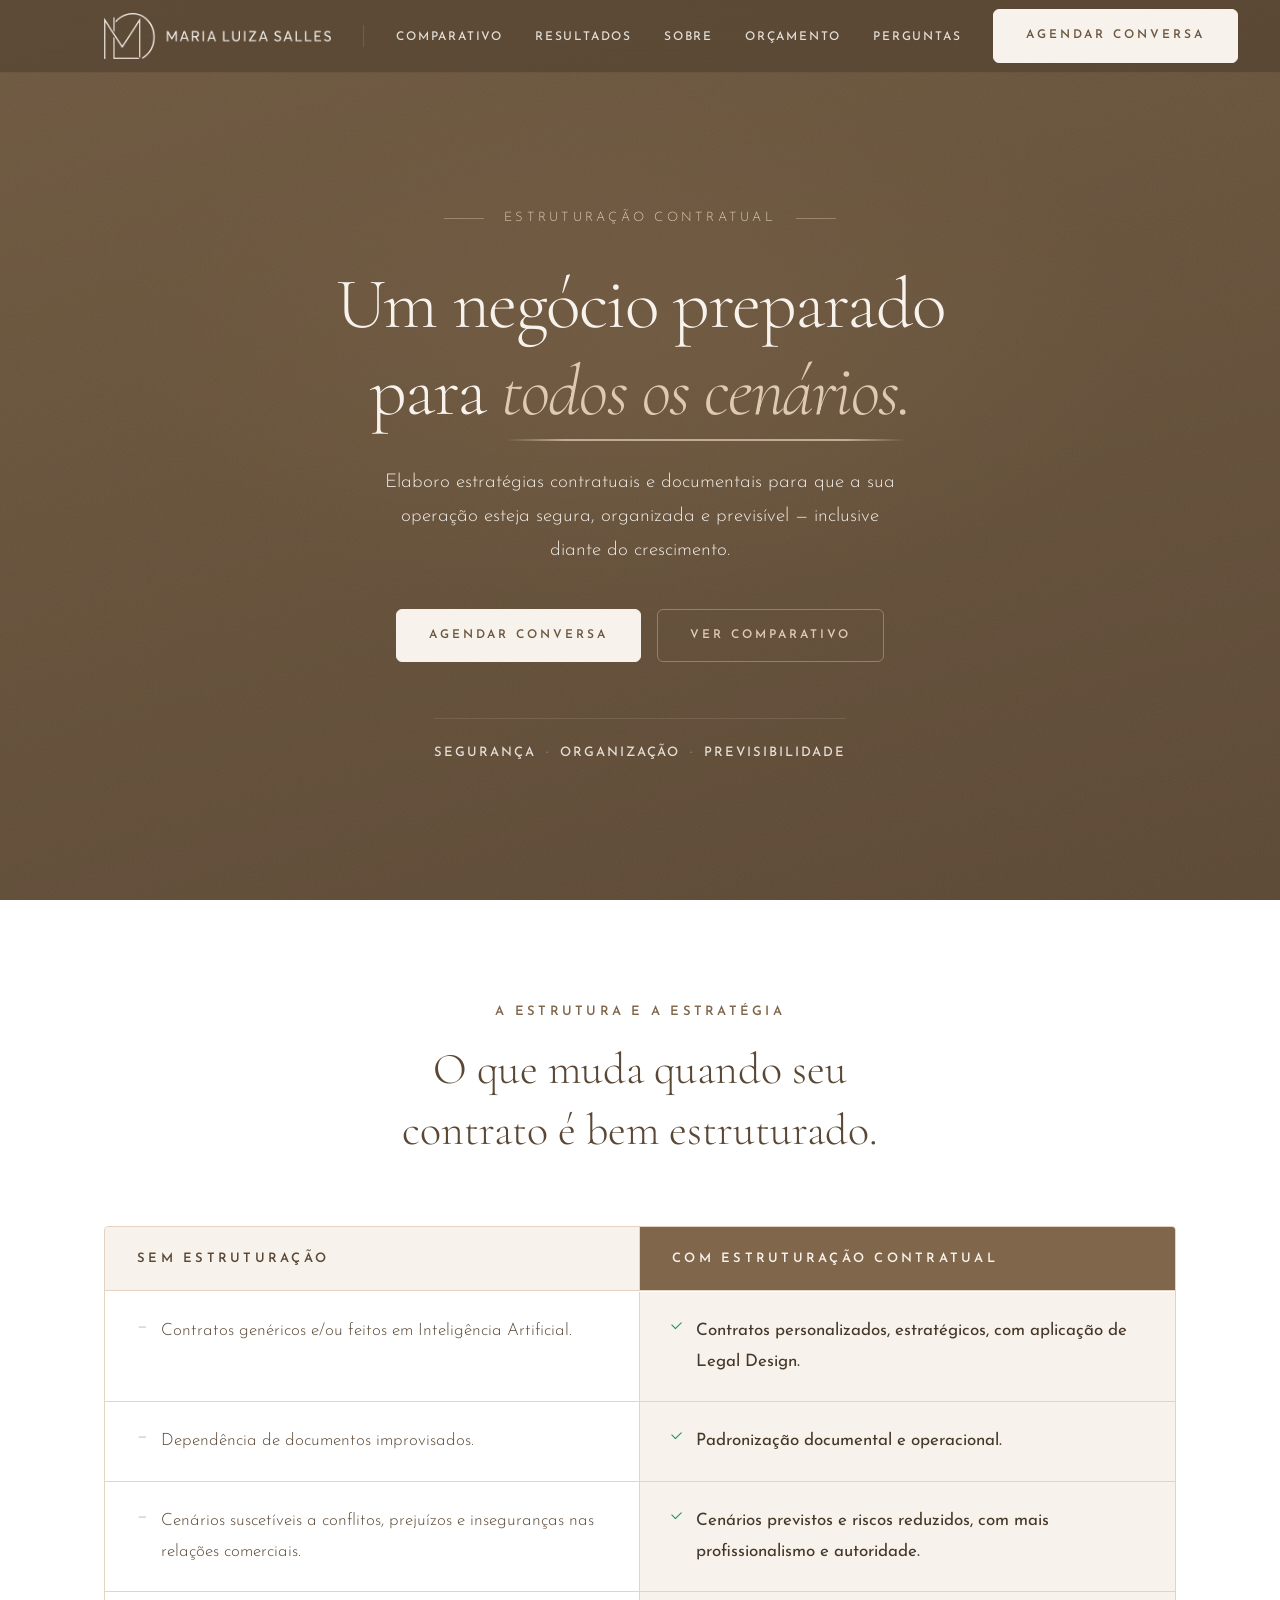
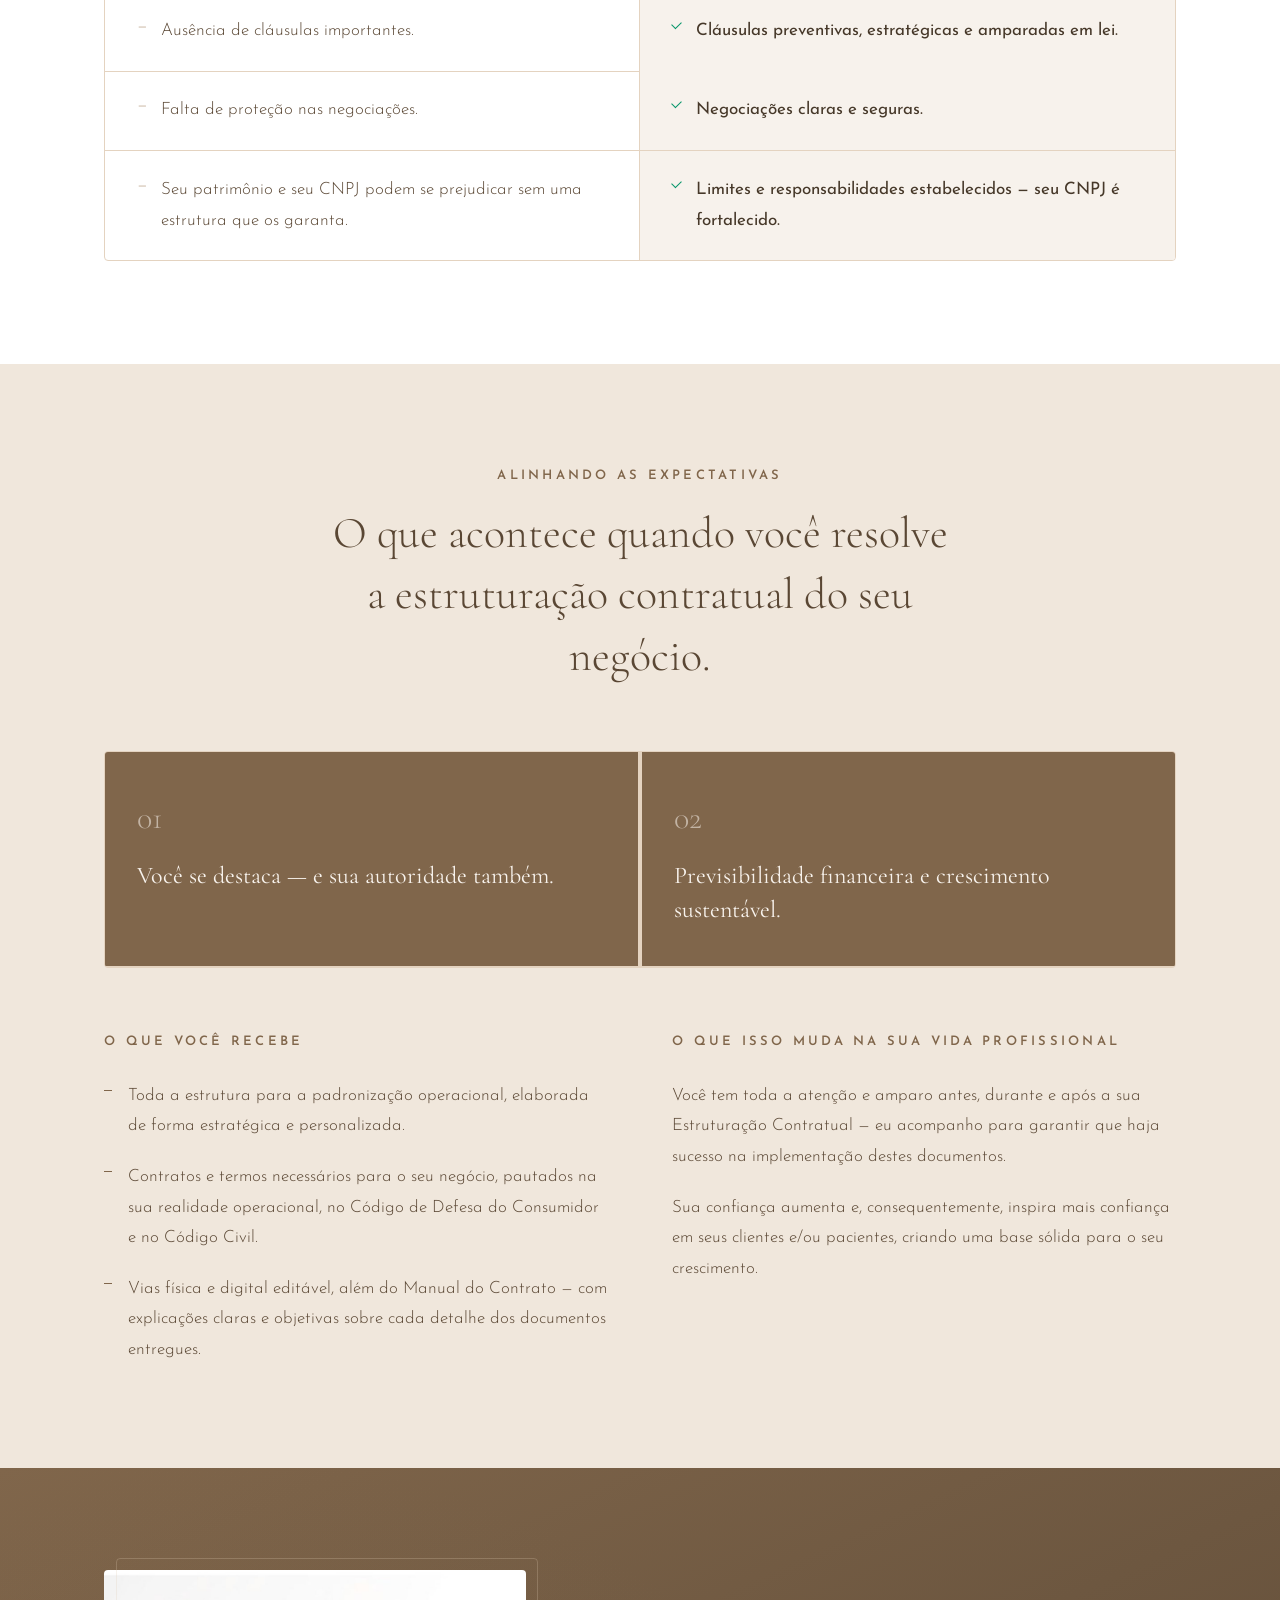
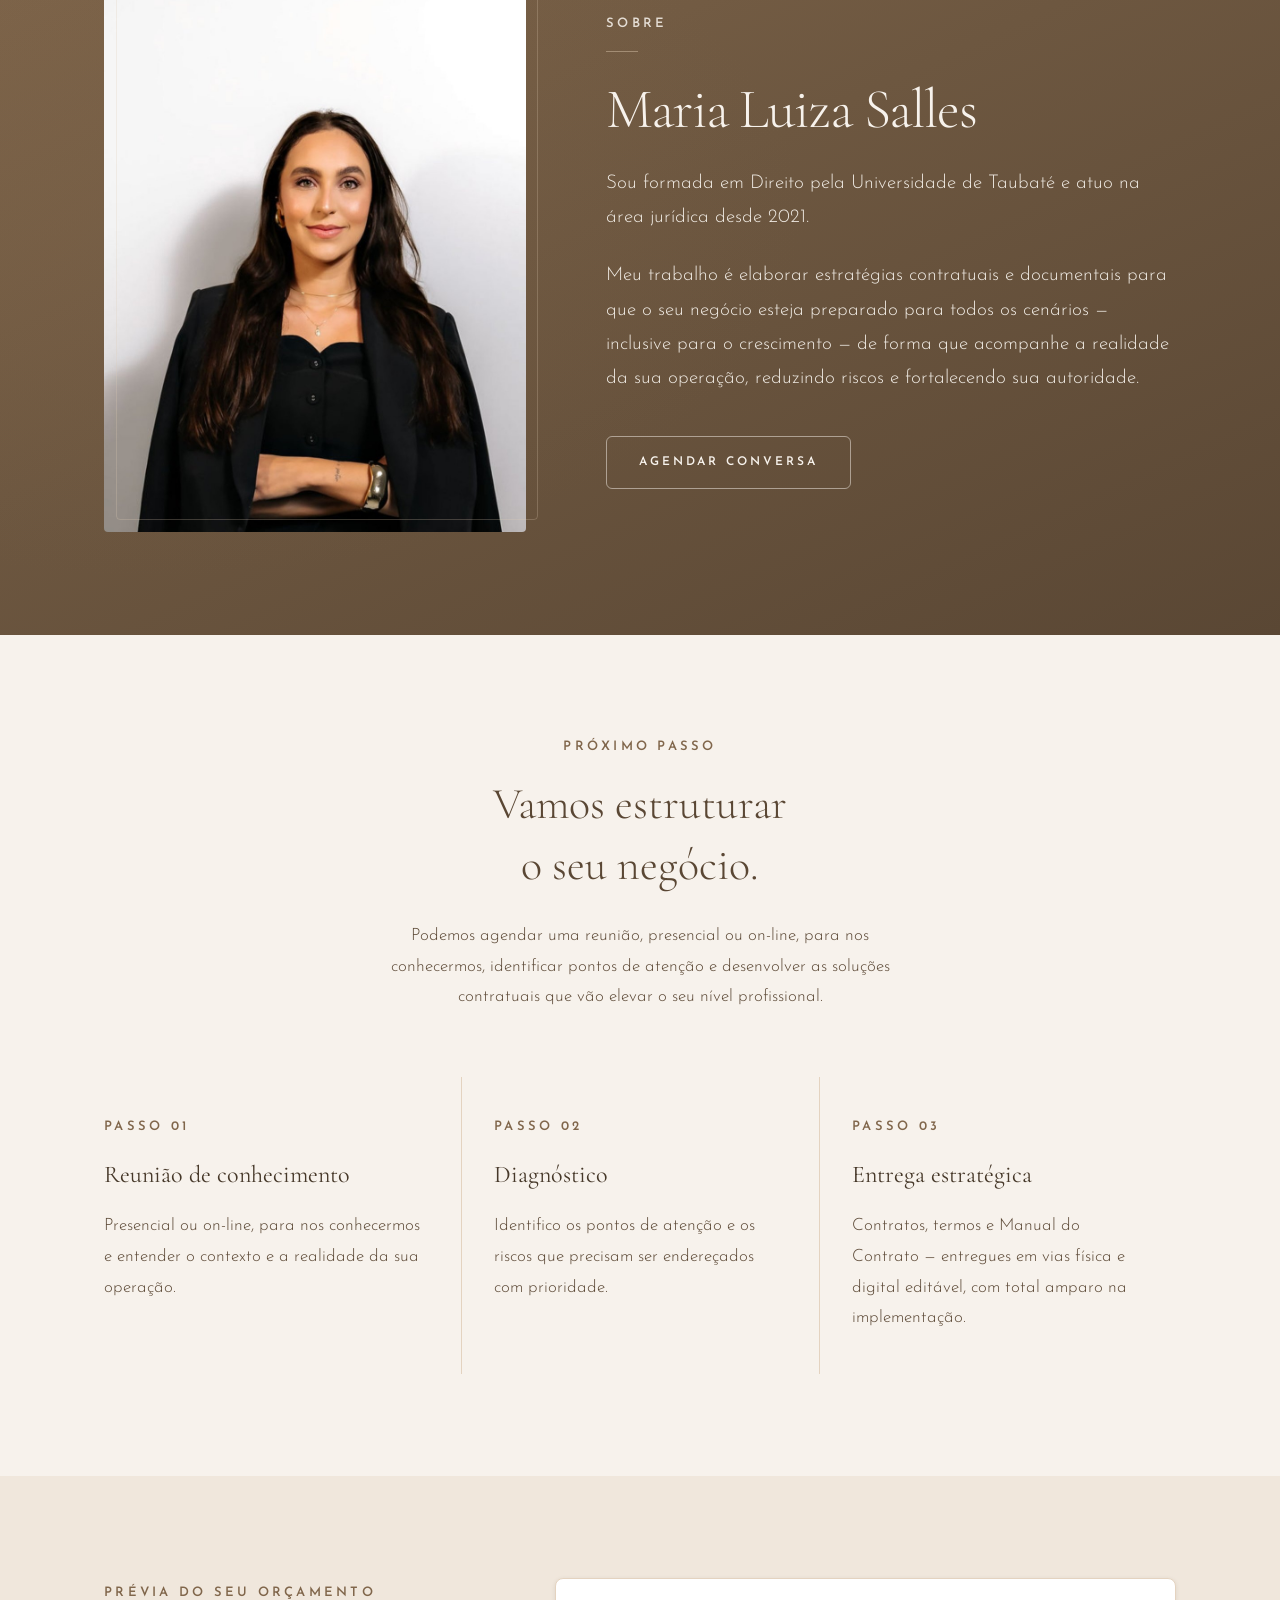
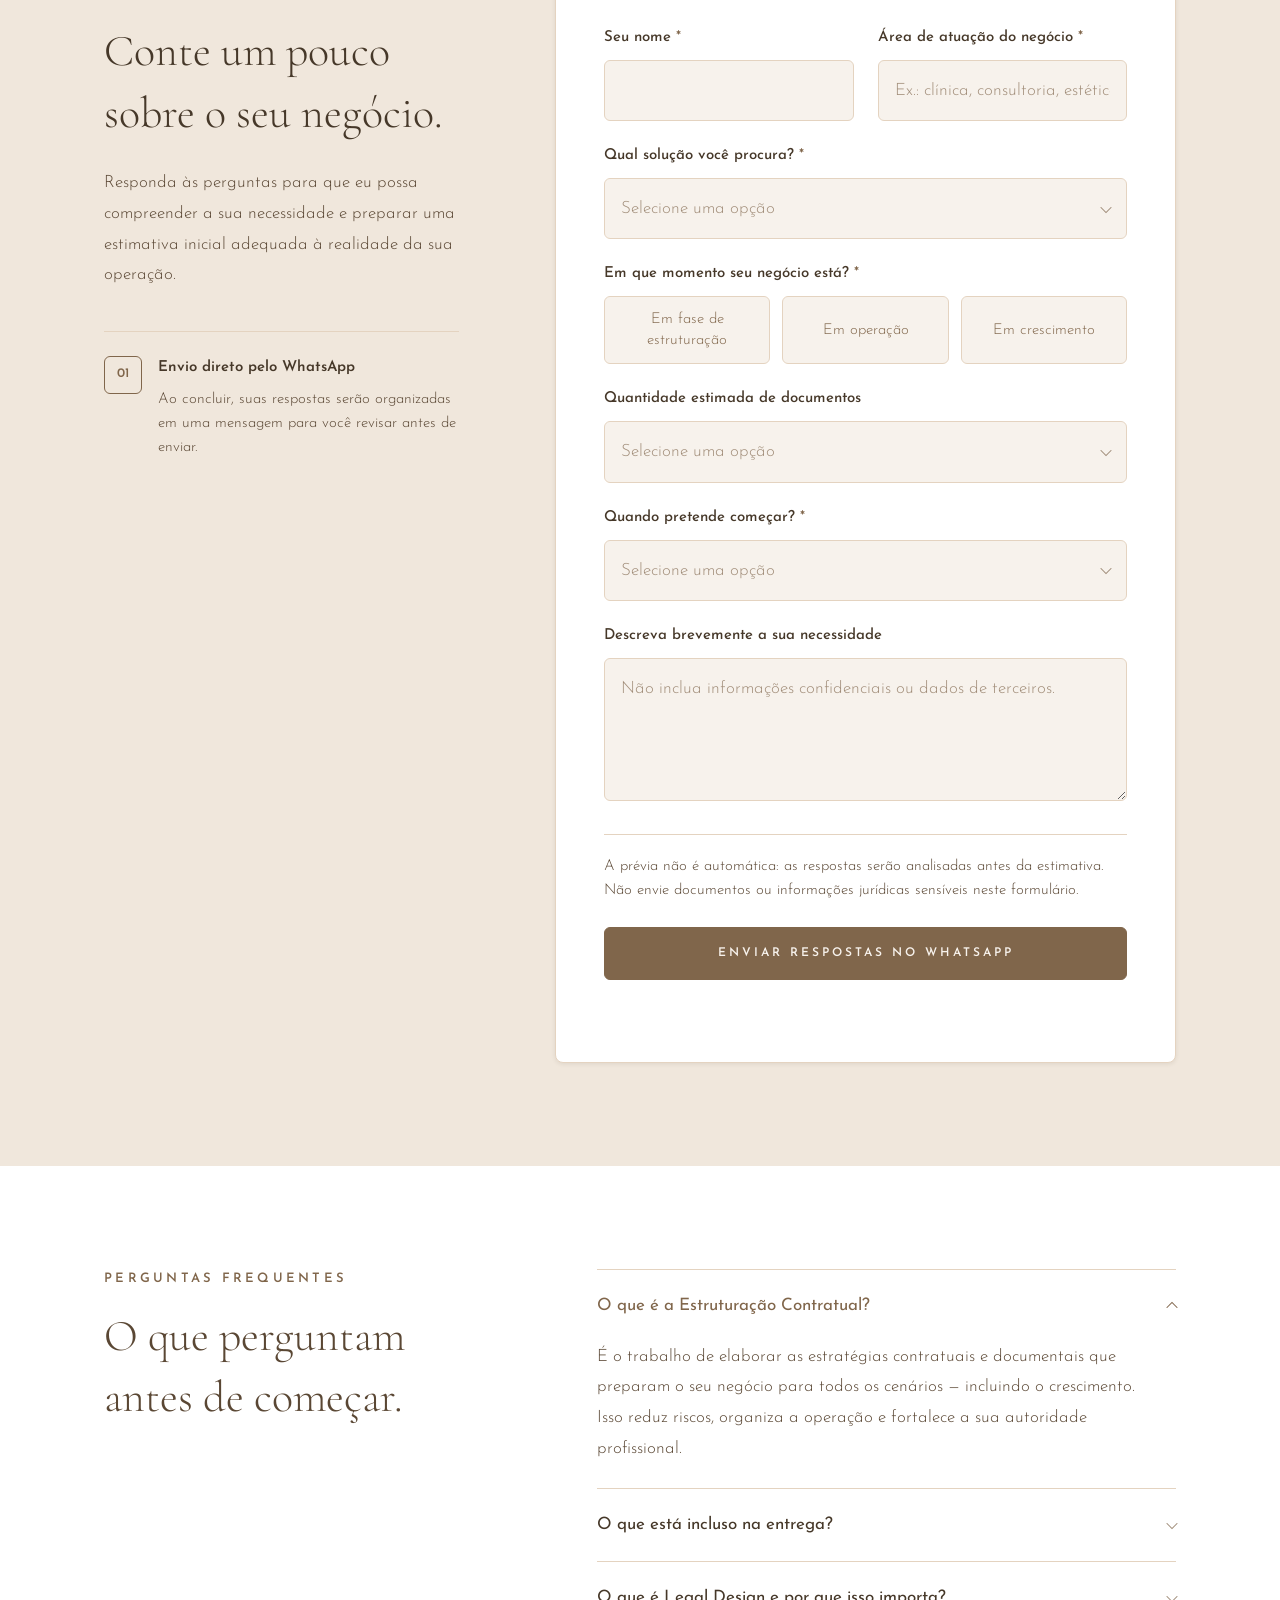
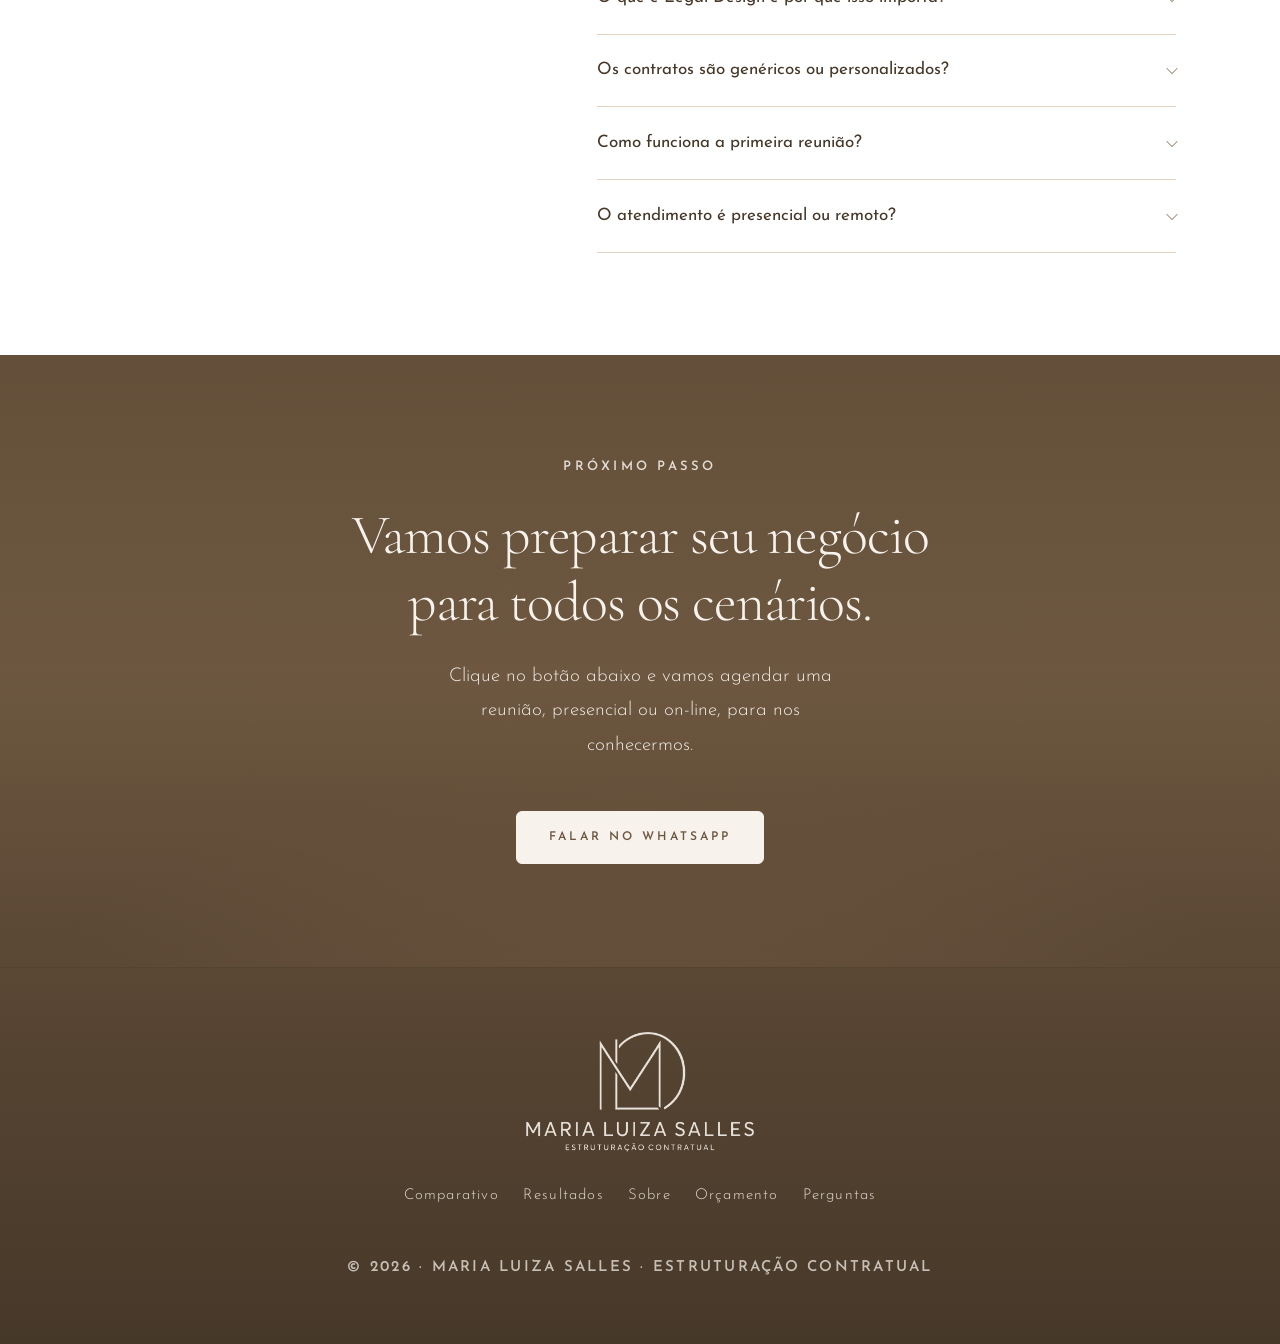
<file: index.html>
<!DOCTYPE html>
<html lang="pt-BR">
  <head>
    <!-- Configurações Essenciais -->
    <meta charset="UTF-8">
    <meta name="viewport" content="width=device-width, initial-scale=1.0">

    <!-- SEO -->
    <title>Maria Luiza Salles | Estruturação Contratual</title>
    <meta name="description" content="Elaboro estratégias contratuais e documentais para que o seu negócio esteja preparado para todos os cenários — com segurança, organização e previsibilidade.">
    <meta name="author" content="Maria Luiza Salles">
    <meta name="robots" content="index, follow">
    <!-- Tinge a barra do navegador no Android; acompanha o topo da página
         e é atualizada por main.js quando a nav muda de estado -->
    <meta name="theme-color" content="#64503A">
    <link rel="canonical" href="https://marialuizasalles.com.br/">

    <!-- Favicon — monograma cream em disco marrom (redondo) -->
    <link rel="icon" type="image/png" sizes="32x32" href="./assets/img/favicon-32.png?v=4">
    <link rel="icon" href="./favicon.ico?v=4" sizes="any">
    <link rel="apple-touch-icon" sizes="180x180" href="./apple-touch-icon.png?v=4">

    <!-- Open Graph -->
    <meta property="og:type" content="website">
    <meta property="og:locale" content="pt_BR">
    <meta property="og:site_name" content="Maria Luiza Salles">
    <meta property="og:url" content="https://marialuizasalles.com.br/">
    <meta property="og:title" content="Maria Luiza Salles | Estruturação Contratual">
    <meta property="og:description" content="Segurança, organização e previsibilidade para o seu negócio.">
    <meta property="og:image" content="https://marialuizasalles.com.br/assets/img/logo_03.jpeg">
    <meta property="og:image:width" content="1279">
    <meta property="og:image:height" content="1280">
    <meta property="og:image:alt" content="Maria Luiza Salles — Estruturação Contratual">

    <!-- Twitter Cards -->
    <meta name="twitter:card" content="summary_large_image">
    <meta name="twitter:url" content="https://marialuizasalles.com.br/">
    <meta name="twitter:title" content="Maria Luiza Salles | Estruturação Contratual">
    <meta name="twitter:description" content="Segurança, organização e previsibilidade para o seu negócio.">
    <meta name="twitter:image" content="https://marialuizasalles.com.br/assets/img/logo_03.jpeg">

    <!-- Google Fonts — pré-conexão para performance -->
    <link rel="preconnect" href="https://fonts.googleapis.com">
    <link rel="preconnect" href="https://fonts.gstatic.com" crossorigin>

    <!-- CSS -->
    <link rel="stylesheet" href="./css/base.css">
    <link rel="stylesheet" href="./css/layout.css">
    <link rel="stylesheet" href="./css/sections.css">
  </head>

  <body>

    <!-- ============================================================
         NAV
    ============================================================ -->
    <header class="nav" id="nav">
      <div class="container nav__inner">

        <a href="#hero" class="nav__logo" aria-label="Maria Luiza Salles — Estruturação Contratual">
          <!-- Entre 1025px e 1279px os links e o CTA disputam espaço com o lockup,
               então apenas o monograma é exibido nessa faixa -->
          <picture class="nav__logo-img nav__logo-img--cream">
            <source media="(min-width: 1025px) and (max-width: 1279px)" srcset="./assets/img/logo-mark-cream.png" width="266" height="240">
            <img src="./assets/img/logo-lockup-cream.png" alt="Maria Luiza Salles" width="988" height="200">
          </picture>
          <picture class="nav__logo-img nav__logo-img--brown" aria-hidden="true">
            <source media="(min-width: 1025px) and (max-width: 1279px)" srcset="./assets/img/logo-mark-brown.png" width="266" height="240">
            <img src="./assets/img/logo-lockup-brown.png" alt="" width="988" height="200">
          </picture>
        </a>

        <nav class="nav__menu" id="nav-menu" aria-label="Menu principal">
          <ul class="nav__links">
            <li><a href="#comparativo" class="nav__link">Comparativo</a></li>
            <li><a href="#resultados" class="nav__link">Resultados</a></li>
            <li><a href="#sobre" class="nav__link">Sobre</a></li>
            <li><a href="#orcamento" class="nav__link">Orçamento</a></li>
            <li><a href="#faq" class="nav__link">Perguntas</a></li>
          </ul>

          <a href="https://wa.me/5512982148377" target="_blank" rel="noopener" class="btn btn--primary nav__cta">
            Agendar conversa
          </a>
        </nav>

        <button class="nav__hamburger" aria-label="Abrir menu" aria-controls="nav-menu" aria-expanded="false">
          <span></span>
          <span></span>
          <span></span>
        </button>

      </div>
    </header>


    <main>

      <!-- ============================================================
           HERO
      ============================================================ -->
      <section class="hero" id="hero">
        <div class="container hero__inner">

          <p class="hero__eyebrow">Estruturação Contratual</p>

          <h1 class="hero__heading">
            Um negócio preparado<br>
            para <em>todos os cenários.</em>
          </h1>

          <p class="hero__sub">
            Elaboro estratégias contratuais e documentais para que a sua operação
            esteja segura, organizada e previsível — inclusive diante do crescimento.
          </p>

          <div class="hero__actions">
            <a href="https://wa.me/5512982148377" target="_blank" rel="noopener" class="btn btn--primary">
              Agendar conversa
            </a>
            <a href="#comparativo" class="btn btn--ghost">Ver comparativo</a>
          </div>

          <ul class="hero__pillars">
            <li>Segurança</li>
            <li>Organização</li>
            <li>Previsibilidade</li>
          </ul>

        </div>
      </section>


      <!-- ============================================================
           COMPARATIVO — A estrutura e a estratégia
      ============================================================ -->
      <section class="compare" id="comparativo">
        <div class="container">

          <div class="section-header">
            <span class="label-upper section-header__label">A estrutura e a estratégia</span>
            <h2 class="heading-2 section-header__title">
              O que muda quando seu<br>contrato é bem estruturado.
            </h2>
          </div>

          <div class="compare-grid">

            <div class="compare-row compare-row--head">
              <div class="compare-cell compare-cell--before-head">Sem estruturação</div>
              <div class="compare-cell compare-cell--after-head">Com Estruturação Contratual</div>
            </div>

            <div class="compare-row">
              <div class="compare-cell compare-cell--before">Contratos genéricos e/ou feitos em Inteligência Artificial.</div>
              <div class="compare-cell compare-cell--after">Contratos personalizados, estratégicos, com aplicação de Legal Design.</div>
            </div>

            <div class="compare-row">
              <div class="compare-cell compare-cell--before">Dependência de documentos improvisados.</div>
              <div class="compare-cell compare-cell--after">Padronização documental e operacional.</div>
            </div>

            <div class="compare-row">
              <div class="compare-cell compare-cell--before">Cenários suscetíveis a conflitos, prejuízos e inseguranças nas relações comerciais.</div>
              <div class="compare-cell compare-cell--after">Cenários previstos e riscos reduzidos, com mais profissionalismo e autoridade.</div>
            </div>

            <div class="compare-row">
              <div class="compare-cell compare-cell--before">Ausência de cláusulas importantes.</div>
              <div class="compare-cell compare-cell--after">Cláusulas preventivas, estratégicas e amparadas em lei.</div>
            </div>

            <div class="compare-row">
              <div class="compare-cell compare-cell--before">Falta de proteção nas negociações.</div>
              <div class="compare-cell compare-cell--after">Negociações claras e seguras.</div>
            </div>

            <div class="compare-row">
              <div class="compare-cell compare-cell--before">Seu patrimônio e seu CNPJ podem se prejudicar sem uma estrutura que os garanta.</div>
              <div class="compare-cell compare-cell--after">Limites e responsabilidades estabelecidos — seu CNPJ é fortalecido.</div>
            </div>

          </div>
        </div>
      </section>


      <!-- ============================================================
           RESULTADOS — Alinhando as expectativas
      ============================================================ -->
      <section class="results" id="resultados">
        <div class="container">

          <div class="section-header">
            <span class="label-upper section-header__label">Alinhando as expectativas</span>
            <h2 class="heading-2 section-header__title">
              O que acontece quando você resolve<br>a estruturação contratual do seu negócio.
            </h2>
          </div>

          <div class="results__highlights">
            <div class="results__highlight">
              <span class="results__highlight-num">01</span>
              <p class="results__highlight-text">Você se destaca — e sua autoridade também.</p>
            </div>
            <div class="results__highlight">
              <span class="results__highlight-num">02</span>
              <p class="results__highlight-text">Previsibilidade financeira e crescimento sustentável.</p>
            </div>
          </div>

          <div class="results__grid">

            <div class="results__col">
              <span class="label-upper">O que você recebe</span>
              <ul class="results__list">
                <li>Toda a estrutura para a padronização operacional, elaborada de forma estratégica e personalizada.</li>
                <li>Contratos e termos necessários para o seu negócio, pautados na sua realidade operacional, no Código de Defesa do Consumidor e no Código Civil.</li>
                <li>Vias física e digital editável, além do Manual do Contrato — com explicações claras e objetivas sobre cada detalhe dos documentos entregues.</li>
              </ul>
            </div>

            <div class="results__col">
              <span class="label-upper">O que isso muda na sua vida profissional</span>
              <p class="body-text">
                Você tem toda a atenção e amparo antes, durante e após a sua Estruturação Contratual — eu acompanho para garantir que haja sucesso na implementação destes documentos.
              </p>
              <p class="body-text">
                Sua confiança aumenta e, consequentemente, inspira mais confiança em seus clientes e/ou pacientes, criando uma base sólida para o seu crescimento.
              </p>
            </div>

          </div>
        </div>
      </section>


      <!-- ============================================================
           SOBRE
      ============================================================ -->
      <section class="about" id="sobre">
        <div class="container about__inner">

          <div class="about__image-wrap">
            <img src="./assets/img/maria-luiza.jpg" alt="Maria Luiza Salles" class="about__img">
          </div>

          <div class="about__content">
            <span class="label-upper">Sobre</span>
            <h2 class="about__title">Maria Luiza Salles</h2>
            <p class="body-text">
              Sou formada em Direito pela Universidade de Taubaté e atuo na área jurídica desde 2021.
            </p>
            <p class="body-text">
              Meu trabalho é elaborar estratégias contratuais e documentais para que o seu negócio esteja preparado para todos os cenários — inclusive para o crescimento — de forma que acompanhe a realidade da sua operação, reduzindo riscos e fortalecendo sua autoridade.
            </p>
            <a href="https://wa.me/5512982148377" target="_blank" rel="noopener" class="btn btn--outline about__cta">
              Agendar conversa
            </a>
          </div>

        </div>
      </section>


      <!-- ============================================================
           PRÓXIMO PASSO
      ============================================================ -->
      <section class="process" id="processo">
        <div class="container">

          <div class="section-header">
            <span class="label-upper section-header__label">Próximo passo</span>
            <h2 class="heading-2 section-header__title">
              Vamos estruturar<br>o seu negócio.
            </h2>
            <p class="body-text section-header__sub">
              Podemos agendar uma reunião, presencial ou on-line, para nos conhecermos, identificar pontos de atenção e desenvolver as soluções contratuais que vão elevar o seu nível profissional.
            </p>
          </div>

          <ol class="process__steps">

            <li class="process-step">
              <span class="process-step__num label-upper">Passo 01</span>
              <h3 class="process-step__title heading-3">Reunião de conhecimento</h3>
              <p class="process-step__desc body-text">
                Presencial ou on-line, para nos conhecermos e entender o contexto e a realidade da sua operação.
              </p>
            </li>

            <li class="process-step">
              <span class="process-step__num label-upper">Passo 02</span>
              <h3 class="process-step__title heading-3">Diagnóstico</h3>
              <p class="process-step__desc body-text">
                Identifico os pontos de atenção e os riscos que precisam ser endereçados com prioridade.
              </p>
            </li>

            <li class="process-step">
              <span class="process-step__num label-upper">Passo 03</span>
              <h3 class="process-step__title heading-3">Entrega estratégica</h3>
              <p class="process-step__desc body-text">
                Contratos, termos e Manual do Contrato — entregues em vias física e digital editável, com total amparo na implementação.
              </p>
            </li>

          </ol>
        </div>
      </section>


      <!-- ============================================================
           PRÉVIA DO ORÇAMENTO
      ============================================================ -->
      <section class="estimate" id="orcamento">
        <div class="container estimate__inner">

          <div class="estimate__intro">
            <span class="label-upper">Prévia do seu orçamento</span>
            <h2 class="heading-2 estimate__title">
              Conte um pouco<br>sobre o seu negócio.
            </h2>
            <p class="body-text">
              Responda às perguntas para que eu possa compreender a sua necessidade
              e preparar uma estimativa inicial adequada à realidade da sua operação.
            </p>

            <div class="estimate__channel">
              <span class="estimate__channel-icon" aria-hidden="true">01</span>
              <div>
                <strong>Envio direto pelo WhatsApp</strong>
                <p>Ao concluir, suas respostas serão organizadas em uma mensagem para você revisar antes de enviar.</p>
              </div>
            </div>
          </div>

          <form class="estimate-form" id="estimate-form">
            <div class="estimate-form__grid">
              <div class="form-field">
                <label for="estimate-name">Seu nome <span aria-hidden="true">*</span></label>
                <input type="text" id="estimate-name" name="nome" autocomplete="name" required>
              </div>

              <div class="form-field">
                <label for="estimate-business">Área de atuação do negócio <span aria-hidden="true">*</span></label>
                <input type="text" id="estimate-business" name="negocio" placeholder="Ex.: clínica, consultoria, estética" required>
              </div>

              <div class="form-field form-field--full">
                <label for="estimate-service">Qual solução você procura? <span aria-hidden="true">*</span></label>
                <div class="select">
                  <select id="estimate-service" name="servico" required>
                    <option value="" selected disabled>Selecione uma opção</option>
                    <option>Estruturação contratual completa</option>
                    <option>Elaboração de um contrato específico</option>
                    <option>Revisão ou atualização de contrato existente</option>
                    <option>Termos, políticas ou documentos complementares</option>
                    <option>Ainda não sei — preciso de orientação</option>
                  </select>
                </div>
              </div>

              <fieldset class="form-field form-field--full">
                <legend>Em que momento seu negócio está? <span aria-hidden="true">*</span></legend>
                <div class="form-options">
                  <label class="form-option">
                    <input type="radio" name="momento" value="Em fase de estruturação" required>
                    <span>Em fase de estruturação</span>
                  </label>
                  <label class="form-option">
                    <input type="radio" name="momento" value="Em operação">
                    <span>Em operação</span>
                  </label>
                  <label class="form-option">
                    <input type="radio" name="momento" value="Em crescimento">
                    <span>Em crescimento</span>
                  </label>
                </div>
              </fieldset>

              <div class="form-field form-field--full">
                <label for="estimate-volume">Quantidade estimada de documentos</label>
                <div class="select">
                  <select id="estimate-volume" name="volume">
                    <option value="" selected disabled>Selecione uma opção</option>
                    <option>Ainda não sei</option>
                    <option>1 documento</option>
                    <option>2 a 3 documentos</option>
                    <option>4 ou mais documentos</option>
                  </select>
                </div>
              </div>

              <div class="form-field form-field--full">
                <label for="estimate-deadline">Quando pretende começar? <span aria-hidden="true">*</span></label>
                <div class="select">
                  <select id="estimate-deadline" name="prazo" required>
                    <option value="" selected disabled>Selecione uma opção</option>
                    <option>O quanto antes</option>
                    <option>Nos próximos 30 dias</option>
                    <option>Nos próximos 3 meses</option>
                    <option>Estou apenas pesquisando</option>
                  </select>
                </div>
              </div>

              <div class="form-field form-field--full">
                <label for="estimate-details">Descreva brevemente a sua necessidade</label>
                <textarea id="estimate-details" name="detalhes" rows="4" maxlength="600" placeholder="Não inclua informações confidenciais ou dados de terceiros."></textarea>
              </div>
            </div>

            <p class="estimate-form__note">
              A prévia não é automática: as respostas serão analisadas antes da estimativa.
              Não envie documentos ou informações jurídicas sensíveis neste formulário.
            </p>

            <button type="submit" class="btn estimate-form__submit">
              Enviar respostas no WhatsApp
            </button>
            <p class="estimate-form__status" id="estimate-status" role="status" aria-live="polite"></p>
          </form>

        </div>
      </section>


      <!-- ============================================================
           FAQ
      ============================================================ -->
      <section class="faq" id="faq">
        <div class="container faq__inner">

          <div class="section-header section-header--left">
            <span class="label-upper section-header__label">Perguntas frequentes</span>
            <h2 class="heading-2 section-header__title">
              O que perguntam<br>antes de começar.
            </h2>
          </div>

          <div class="faq__list">

            <details class="faq-item" open>
              <summary class="faq-item__question">O que é a Estruturação Contratual?</summary>
              <p class="faq-item__answer body-text">
                É o trabalho de elaborar as estratégias contratuais e documentais que preparam o seu negócio para todos os cenários — incluindo o crescimento. Isso reduz riscos, organiza a operação e fortalece a sua autoridade profissional.
              </p>
            </details>

            <details class="faq-item">
              <summary class="faq-item__question">O que está incluso na entrega?</summary>
              <p class="faq-item__answer body-text">
                Os contratos e termos necessários para o seu negócio, pautados na sua realidade operacional, no Código de Defesa do Consumidor e no Código Civil. Você recebe as vias física e digital editável, além do Manual do Contrato — com explicações claras sobre cada detalhe dos documentos.
              </p>
            </details>

            <details class="faq-item">
              <summary class="faq-item__question">O que é Legal Design e por que isso importa?</summary>
              <p class="faq-item__answer body-text">
                Legal Design é a aplicação de clareza visual e de linguagem aos documentos jurídicos, tornando-os mais compreensíveis para quem vai assiná-los e utilizá-los no dia a dia — sem perder o rigor técnico e a proteção jurídica.
              </p>
            </details>

            <details class="faq-item">
              <summary class="faq-item__question">Os contratos são genéricos ou personalizados?</summary>
              <p class="faq-item__answer body-text">
                Personalizados. Cada documento é elaborado de forma estratégica, considerando a realidade operacional do seu negócio — nunca um modelo genérico ou gerado por Inteligência Artificial sem revisão jurídica.
              </p>
            </details>

            <details class="faq-item">
              <summary class="faq-item__question">Como funciona a primeira reunião?</summary>
              <p class="faq-item__answer body-text">
                Podemos agendar uma reunião presencial ou on-line para nos conhecermos, identificar os pontos de atenção do seu negócio e desenvolver, juntas, as soluções contratuais mais estratégicas para o seu momento.
              </p>
            </details>

            <details class="faq-item">
              <summary class="faq-item__question">O atendimento é presencial ou remoto?</summary>
              <p class="faq-item__answer body-text">
                Ambos. A reunião inicial e o acompanhamento podem ser feitos presencialmente ou de forma on-line — o que for mais conveniente para você, sem reduzir a atenção e o amparo em cada etapa do processo.
              </p>
            </details>

          </div>
        </div>
      </section>


      <!-- ============================================================
           CTA FINAL
      ============================================================ -->
      <section class="cta-final" id="contato">
        <div class="container cta-final__inner">

          <span class="label-upper cta-final__label">Próximo passo</span>
          <h2 class="cta-final__title">
            Vamos preparar seu negócio<br>para todos os cenários.
          </h2>
          <p class="cta-final__sub">
            Clique no botão abaixo e vamos agendar uma reunião, presencial ou on-line, para nos conhecermos.
          </p>

          <div class="cta-final__actions">
            <a href="https://wa.me/5512982148377" target="_blank" rel="noopener" class="btn btn--light">
              Falar no WhatsApp
            </a>
          </div>

        </div>
      </section>

    </main>


    <!-- ============================================================
         FOOTER
    ============================================================ -->
    <footer class="footer">
      <div class="container footer__inner">

        <div class="footer__brand">
          <img src="./assets/img/logo-stacked-cream.png" alt="Maria Luiza Salles — Estruturação Contratual" width="798" height="420" class="footer__logo">
        </div>

        <nav class="footer__nav" aria-label="Rodapé">
          <a href="#comparativo" class="footer__link">Comparativo</a>
          <a href="#resultados" class="footer__link">Resultados</a>
          <a href="#sobre" class="footer__link">Sobre</a>
          <a href="#orcamento" class="footer__link">Orçamento</a>
          <a href="#faq" class="footer__link">Perguntas</a>
        </nav>

        <p class="footer__copy label-upper">
          © 2026 · Maria Luiza Salles · Estruturação Contratual
        </p>

      </div>
    </footer>

    <script src="./js/main.js"></script>
  </body>
</html>
</file>
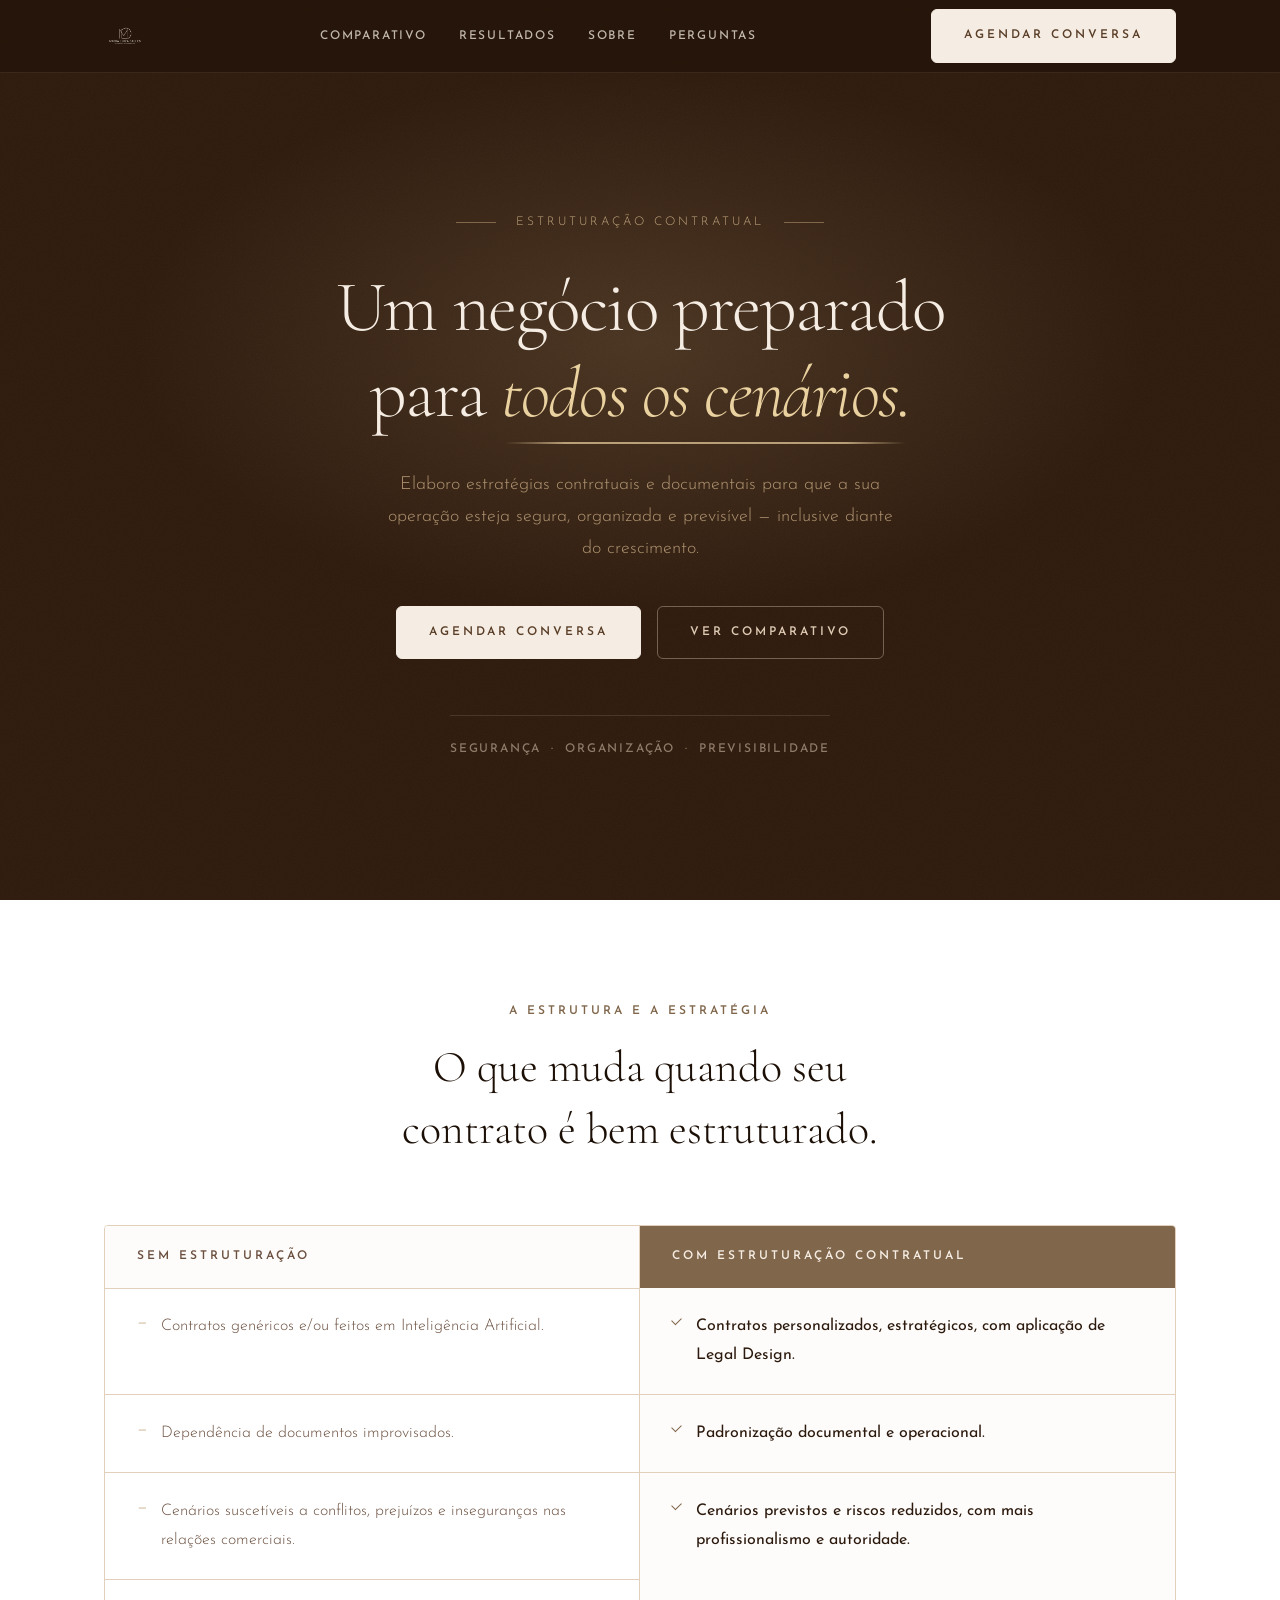
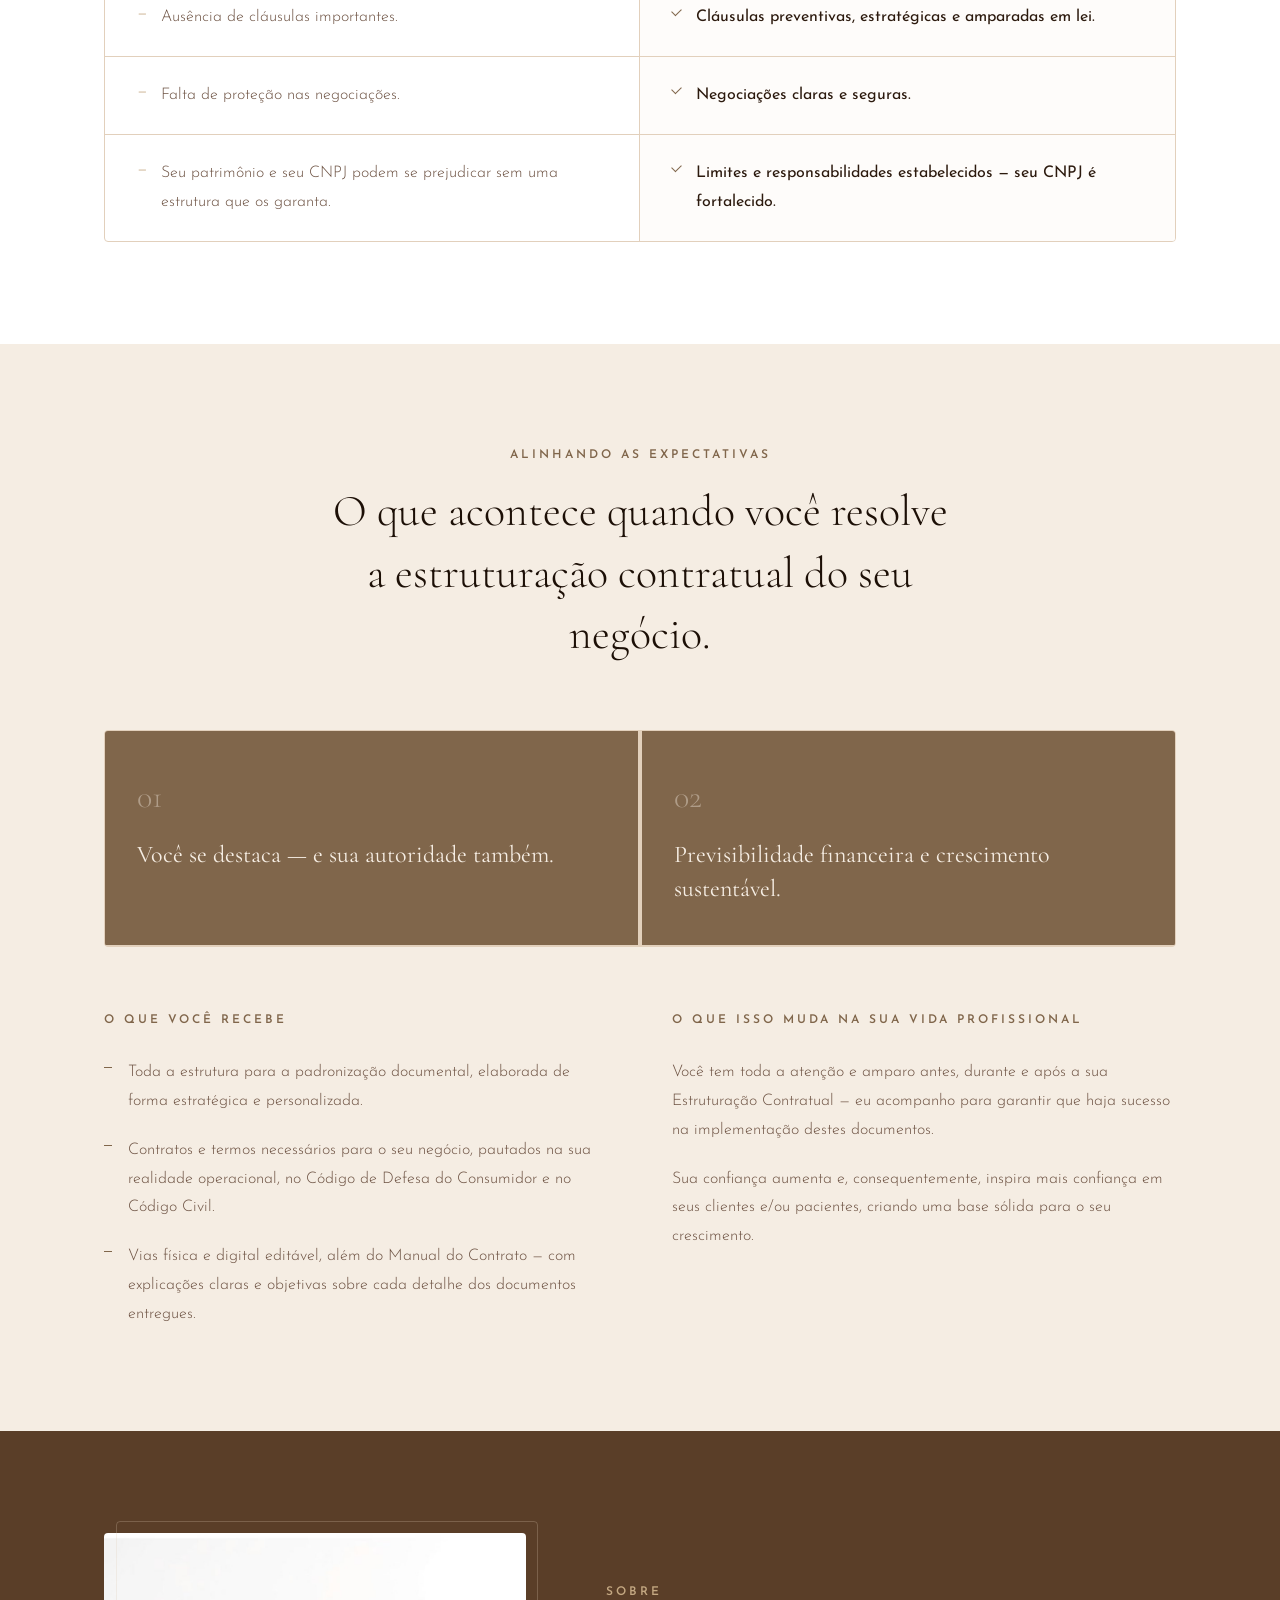
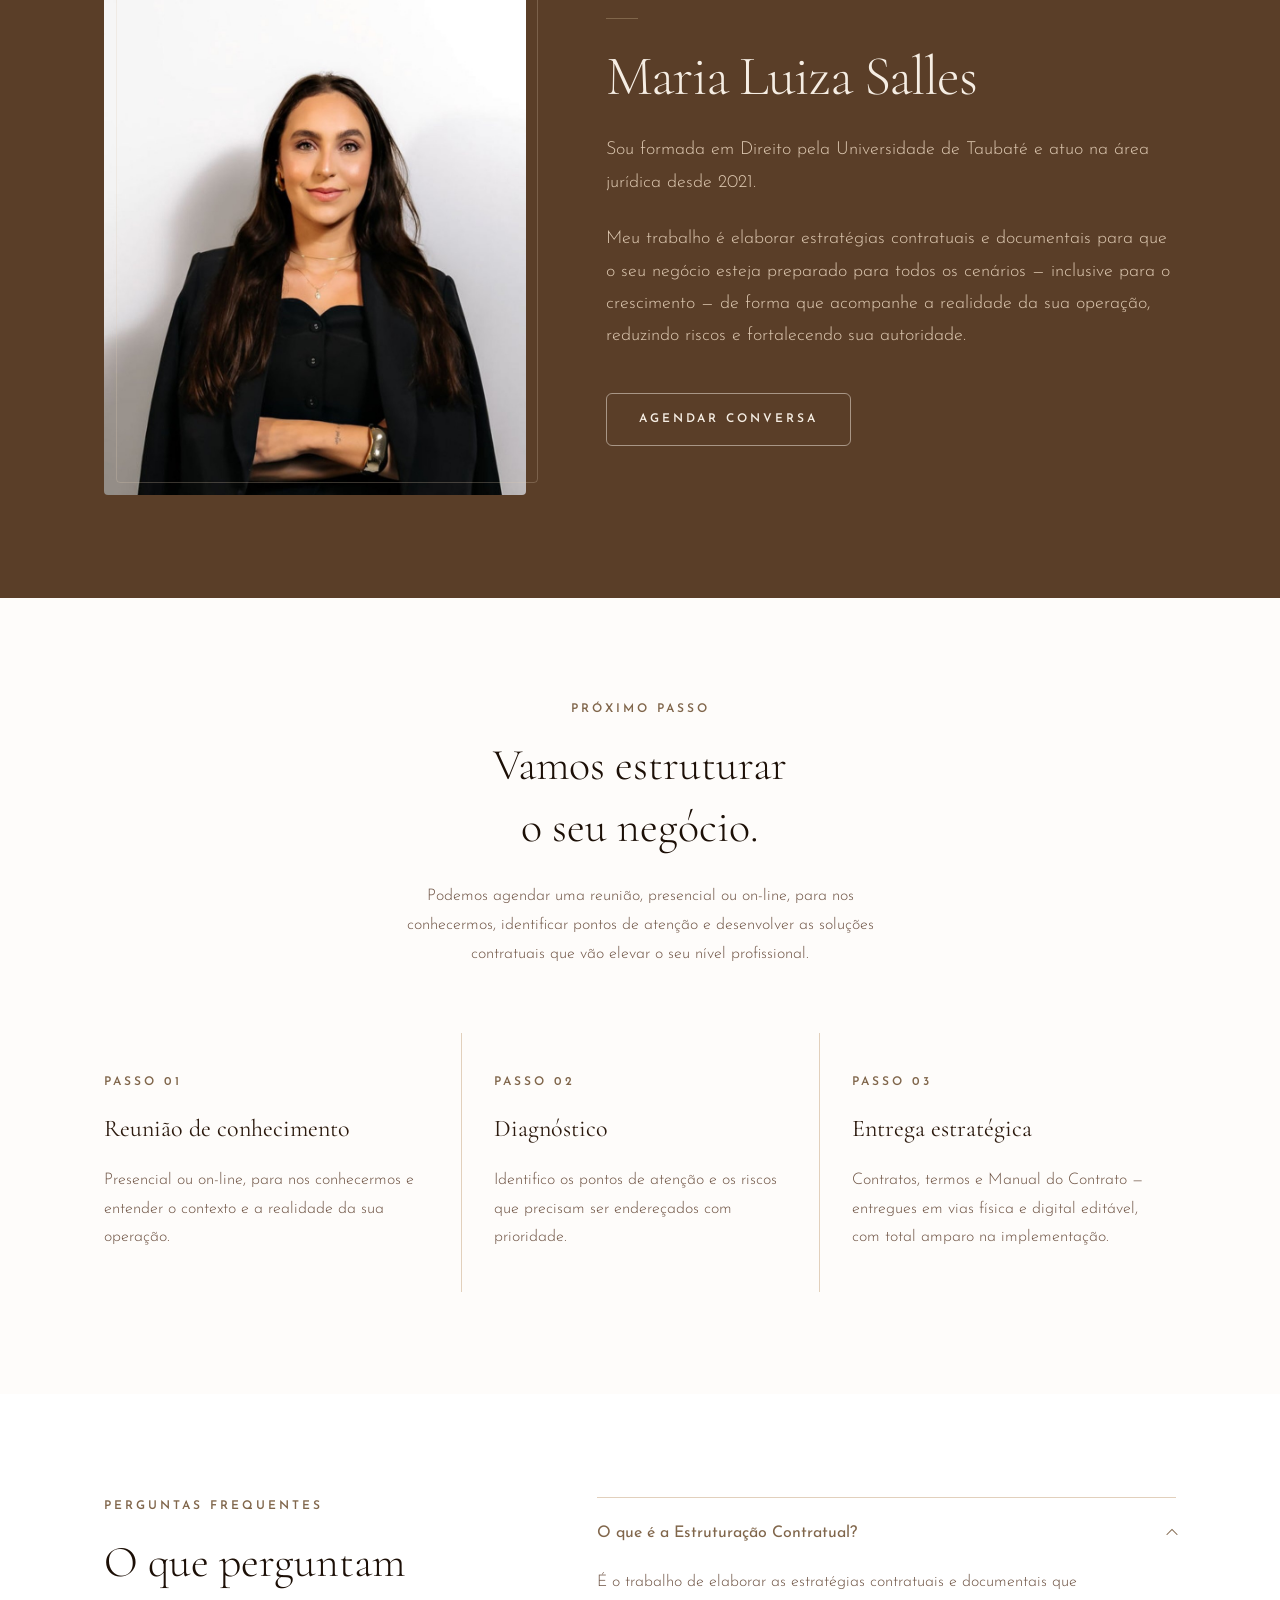
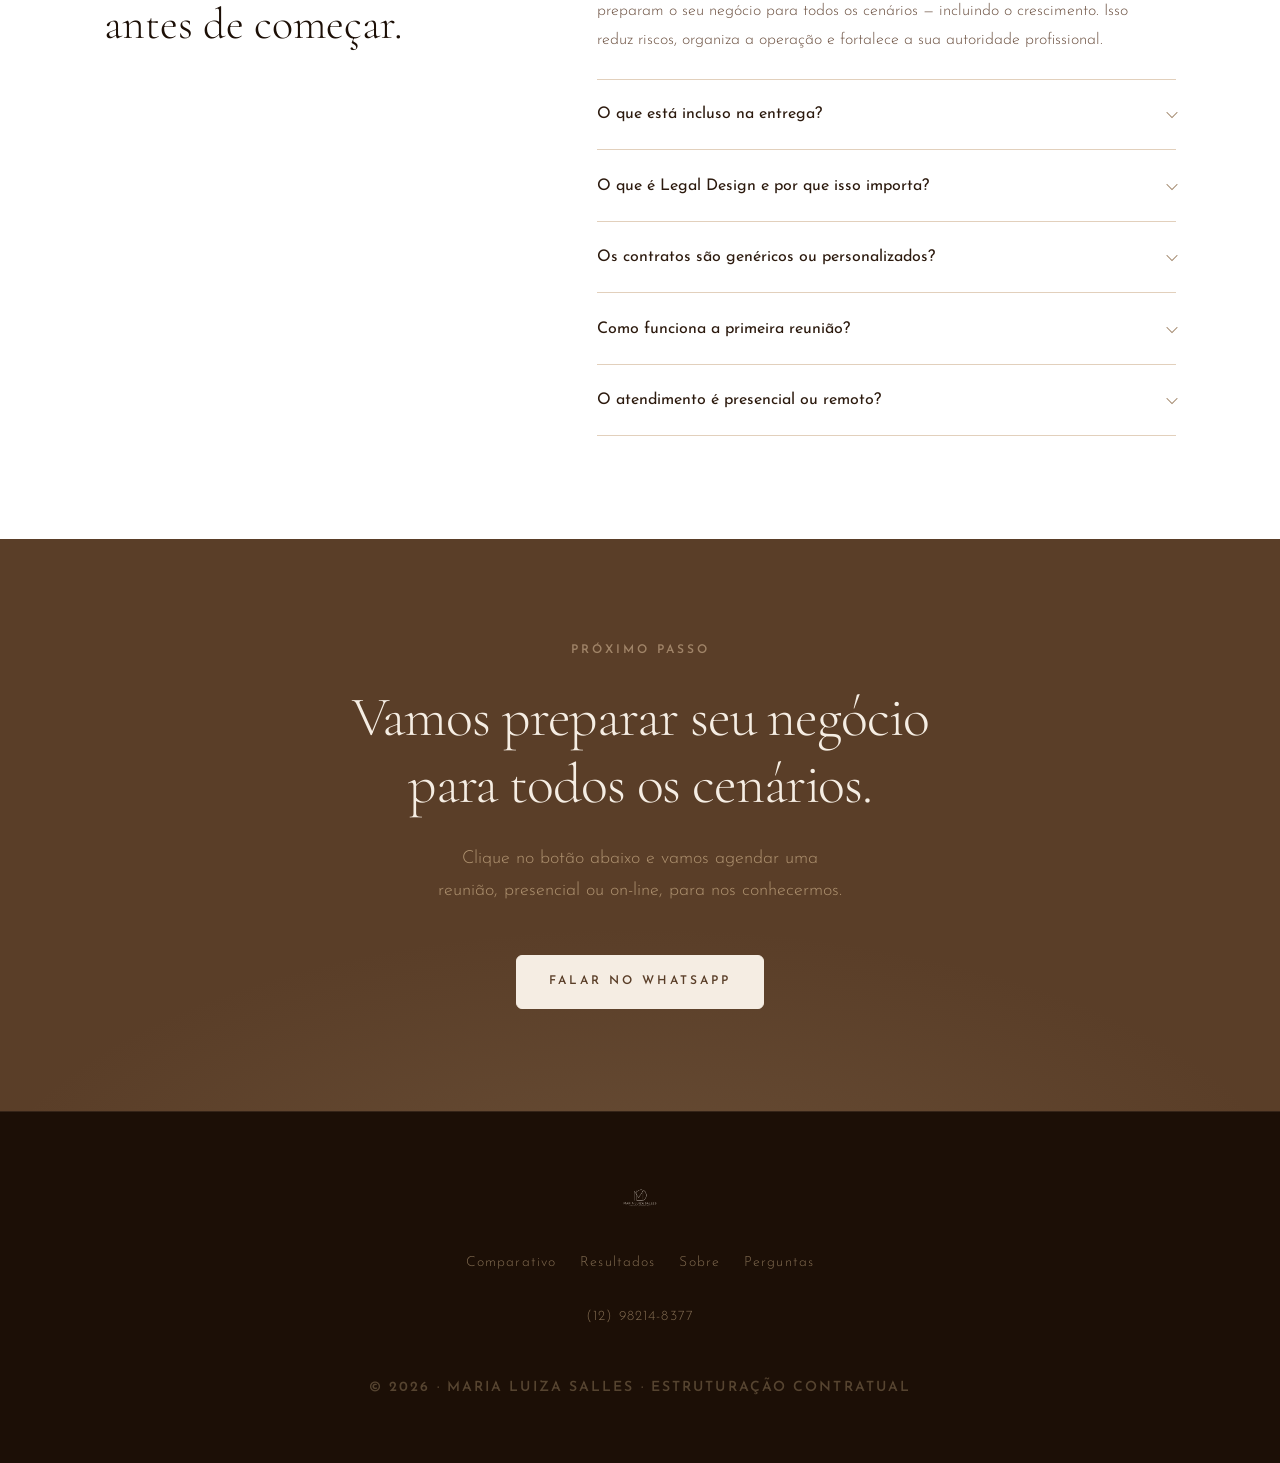
<file: public/index.html>
<!DOCTYPE html>
<html lang="pt-BR">
  <head>
    <!-- Configurações Essenciais -->
    <meta charset="UTF-8">
    <meta name="viewport" content="width=device-width, initial-scale=1.0">

    <!-- SEO -->
    <title>Maria Luiza Salles | Estruturação Contratual</title>
    <meta name="description" content="Elaboro estratégias contratuais e documentais para que o seu negócio esteja preparado para todos os cenários — com segurança, organização e previsibilidade.">
    <meta name="robots" content="index, follow">
    <link rel="canonical" href="https://mariluizasalles.com.br/">

    <!-- Open Graph -->
    <meta property="og:type" content="website">
    <meta property="og:url" content="https://mariluizasalles.com.br/">
    <meta property="og:title" content="Maria Luiza Salles | Estruturação Contratual">
    <meta property="og:description" content="Segurança, organização e previsibilidade para o seu negócio.">
    <meta property="og:image" content="https://mariluizasalles.com.br/assets/img/og-image.jpg">

    <!-- Twitter Cards -->
    <meta name="twitter:card" content="summary_large_image">
    <meta name="twitter:url" content="https://mariluizasalles.com.br/">
    <meta name="twitter:title" content="Maria Luiza Salles | Estruturação Contratual">
    <meta name="twitter:description" content="Segurança, organização e previsibilidade para o seu negócio.">
    <meta name="twitter:image" content="https://mariluizasalles.com.br/assets/img/og-image.jpg">

    <!-- Google Fonts — pré-conexão para performance -->
    <link rel="preconnect" href="https://fonts.googleapis.com">
    <link rel="preconnect" href="https://fonts.gstatic.com" crossorigin>

    <!-- CSS -->
    <link rel="stylesheet" href="./css/base.css">
    <link rel="stylesheet" href="./css/layout.css">
    <link rel="stylesheet" href="./css/sections.css">
  </head>

  <body>

    <!-- ============================================================
         NAV
    ============================================================ -->
    <header class="nav" id="nav">
      <div class="container nav__inner">

        <a href="#hero" class="nav__logo" aria-label="Maria Luiza Salles">
          <img src="./assets/img/logo-mono-cream.png" alt="Maria Luiza Salles — Estruturação Contratual" class="nav__logo-img nav__logo-img--cream">
          <img src="./assets/img/logo-mono-brown.png" alt="" aria-hidden="true" class="nav__logo-img nav__logo-img--brown">
        </a>

        <nav aria-label="Menu principal">
          <ul class="nav__links">
            <li><a href="#comparativo" class="nav__link">Comparativo</a></li>
            <li><a href="#resultados" class="nav__link">Resultados</a></li>
            <li><a href="#sobre" class="nav__link">Sobre</a></li>
            <li><a href="#faq" class="nav__link">Perguntas</a></li>
          </ul>
        </nav>

        <a href="https://wa.me/5512982148377" target="_blank" rel="noopener" class="btn btn--primary nav__cta">
          Agendar conversa
        </a>

        <button class="nav__hamburger" aria-label="Abrir menu" aria-expanded="false">
          <span></span>
          <span></span>
          <span></span>
        </button>

      </div>
    </header>


    <main>

      <!-- ============================================================
           HERO
      ============================================================ -->
      <section class="hero" id="hero">
        <div class="container hero__inner">

          <p class="hero__eyebrow">Estruturação Contratual</p>

          <h1 class="hero__heading">
            Um negócio preparado<br>
            para <em>todos os cenários.</em>
          </h1>

          <p class="hero__sub">
            Elaboro estratégias contratuais e documentais para que a sua operação
            esteja segura, organizada e previsível — inclusive diante do crescimento.
          </p>

          <div class="hero__actions">
            <a href="https://wa.me/5512982148377" target="_blank" rel="noopener" class="btn btn--primary">
              Agendar conversa
            </a>
            <a href="#comparativo" class="btn btn--ghost">Ver comparativo</a>
          </div>

          <ul class="hero__pillars">
            <li>Segurança</li>
            <li>Organização</li>
            <li>Previsibilidade</li>
          </ul>

        </div>
      </section>


      <!-- ============================================================
           COMPARATIVO — A estrutura e a estratégia
      ============================================================ -->
      <section class="compare" id="comparativo">
        <div class="container">

          <div class="section-header">
            <span class="label-upper section-header__label">A estrutura e a estratégia</span>
            <h2 class="heading-2 section-header__title">
              O que muda quando seu<br>contrato é bem estruturado.
            </h2>
          </div>

          <div class="compare-grid">

            <div class="compare-row compare-row--head">
              <div class="compare-cell compare-cell--before-head">Sem estruturação</div>
              <div class="compare-cell compare-cell--after-head">Com Estruturação Contratual</div>
            </div>

            <div class="compare-row">
              <div class="compare-cell compare-cell--before">Contratos genéricos e/ou feitos em Inteligência Artificial.</div>
              <div class="compare-cell compare-cell--after">Contratos personalizados, estratégicos, com aplicação de Legal Design.</div>
            </div>

            <div class="compare-row">
              <div class="compare-cell compare-cell--before">Dependência de documentos improvisados.</div>
              <div class="compare-cell compare-cell--after">Padronização documental e operacional.</div>
            </div>

            <div class="compare-row">
              <div class="compare-cell compare-cell--before">Cenários suscetíveis a conflitos, prejuízos e inseguranças nas relações comerciais.</div>
              <div class="compare-cell compare-cell--after">Cenários previstos e riscos reduzidos, com mais profissionalismo e autoridade.</div>
            </div>

            <div class="compare-row">
              <div class="compare-cell compare-cell--before">Ausência de cláusulas importantes.</div>
              <div class="compare-cell compare-cell--after">Cláusulas preventivas, estratégicas e amparadas em lei.</div>
            </div>

            <div class="compare-row">
              <div class="compare-cell compare-cell--before">Falta de proteção nas negociações.</div>
              <div class="compare-cell compare-cell--after">Negociações claras e seguras.</div>
            </div>

            <div class="compare-row">
              <div class="compare-cell compare-cell--before">Seu patrimônio e seu CNPJ podem se prejudicar sem uma estrutura que os garanta.</div>
              <div class="compare-cell compare-cell--after">Limites e responsabilidades estabelecidos — seu CNPJ é fortalecido.</div>
            </div>

          </div>
        </div>
      </section>


      <!-- ============================================================
           RESULTADOS — Alinhando as expectativas
      ============================================================ -->
      <section class="results" id="resultados">
        <div class="container">

          <div class="section-header">
            <span class="label-upper section-header__label">Alinhando as expectativas</span>
            <h2 class="heading-2 section-header__title">
              O que acontece quando você resolve<br>a estruturação contratual do seu negócio.
            </h2>
          </div>

          <div class="results__highlights">
            <div class="results__highlight">
              <span class="results__highlight-num">01</span>
              <p class="results__highlight-text">Você se destaca — e sua autoridade também.</p>
            </div>
            <div class="results__highlight">
              <span class="results__highlight-num">02</span>
              <p class="results__highlight-text">Previsibilidade financeira e crescimento sustentável.</p>
            </div>
          </div>

          <div class="results__grid">

            <div class="results__col">
              <span class="label-upper">O que você recebe</span>
              <ul class="results__list">
                <li>Toda a estrutura para a padronização documental, elaborada de forma estratégica e personalizada.</li>
                <li>Contratos e termos necessários para o seu negócio, pautados na sua realidade operacional, no Código de Defesa do Consumidor e no Código Civil.</li>
                <li>Vias física e digital editável, além do Manual do Contrato — com explicações claras e objetivas sobre cada detalhe dos documentos entregues.</li>
              </ul>
            </div>

            <div class="results__col">
              <span class="label-upper">O que isso muda na sua vida profissional</span>
              <p class="body-text">
                Você tem toda a atenção e amparo antes, durante e após a sua Estruturação Contratual — eu acompanho para garantir que haja sucesso na implementação destes documentos.
              </p>
              <p class="body-text">
                Sua confiança aumenta e, consequentemente, inspira mais confiança em seus clientes e/ou pacientes, criando uma base sólida para o seu crescimento.
              </p>
            </div>

          </div>
        </div>
      </section>


      <!-- ============================================================
           SOBRE
      ============================================================ -->
      <section class="about" id="sobre">
        <div class="container about__inner">

          <div class="about__image-wrap">
            <img src="./assets/img/maria-luiza.jpg" alt="Maria Luiza Salles" class="about__img">
          </div>

          <div class="about__content">
            <span class="label-upper">Sobre</span>
            <h2 class="about__title">Maria Luiza Salles</h2>
            <p class="body-text">
              Sou formada em Direito pela Universidade de Taubaté e atuo na área jurídica desde 2021.
            </p>
            <p class="body-text">
              Meu trabalho é elaborar estratégias contratuais e documentais para que o seu negócio esteja preparado para todos os cenários — inclusive para o crescimento — de forma que acompanhe a realidade da sua operação, reduzindo riscos e fortalecendo sua autoridade.
            </p>
            <a href="https://wa.me/5512982148377" target="_blank" rel="noopener" class="btn btn--outline about__cta">
              Agendar conversa
            </a>
          </div>

        </div>
      </section>


      <!-- ============================================================
           PRÓXIMO PASSO
      ============================================================ -->
      <section class="process" id="processo">
        <div class="container">

          <div class="section-header">
            <span class="label-upper section-header__label">Próximo passo</span>
            <h2 class="heading-2 section-header__title">
              Vamos estruturar<br>o seu negócio.
            </h2>
            <p class="body-text section-header__sub">
              Podemos agendar uma reunião, presencial ou on-line, para nos conhecermos, identificar pontos de atenção e desenvolver as soluções contratuais que vão elevar o seu nível profissional.
            </p>
          </div>

          <ol class="process__steps">

            <li class="process-step">
              <span class="process-step__num label-upper">Passo 01</span>
              <h3 class="process-step__title heading-3">Reunião de conhecimento</h3>
              <p class="process-step__desc body-text">
                Presencial ou on-line, para nos conhecermos e entender o contexto e a realidade da sua operação.
              </p>
            </li>

            <li class="process-step">
              <span class="process-step__num label-upper">Passo 02</span>
              <h3 class="process-step__title heading-3">Diagnóstico</h3>
              <p class="process-step__desc body-text">
                Identifico os pontos de atenção e os riscos que precisam ser endereçados com prioridade.
              </p>
            </li>

            <li class="process-step">
              <span class="process-step__num label-upper">Passo 03</span>
              <h3 class="process-step__title heading-3">Entrega estratégica</h3>
              <p class="process-step__desc body-text">
                Contratos, termos e Manual do Contrato — entregues em vias física e digital editável, com total amparo na implementação.
              </p>
            </li>

          </ol>
        </div>
      </section>


      <!-- ============================================================
           FAQ
      ============================================================ -->
      <section class="faq" id="faq">
        <div class="container faq__inner">

          <div class="section-header section-header--left">
            <span class="label-upper section-header__label">Perguntas frequentes</span>
            <h2 class="heading-2 section-header__title">
              O que perguntam<br>antes de começar.
            </h2>
          </div>

          <div class="faq__list">

            <details class="faq-item" open>
              <summary class="faq-item__question">O que é a Estruturação Contratual?</summary>
              <p class="faq-item__answer body-text">
                É o trabalho de elaborar as estratégias contratuais e documentais que preparam o seu negócio para todos os cenários — incluindo o crescimento. Isso reduz riscos, organiza a operação e fortalece a sua autoridade profissional.
              </p>
            </details>

            <details class="faq-item">
              <summary class="faq-item__question">O que está incluso na entrega?</summary>
              <p class="faq-item__answer body-text">
                Os contratos e termos necessários para o seu negócio, pautados na sua realidade operacional, no Código de Defesa do Consumidor e no Código Civil. Você recebe as vias física e digital editável, além do Manual do Contrato — com explicações claras sobre cada detalhe dos documentos.
              </p>
            </details>

            <details class="faq-item">
              <summary class="faq-item__question">O que é Legal Design e por que isso importa?</summary>
              <p class="faq-item__answer body-text">
                Legal Design é a aplicação de clareza visual e de linguagem aos documentos jurídicos, tornando-os mais compreensíveis para quem vai assiná-los e utilizá-los no dia a dia — sem perder o rigor técnico e a proteção jurídica.
              </p>
            </details>

            <details class="faq-item">
              <summary class="faq-item__question">Os contratos são genéricos ou personalizados?</summary>
              <p class="faq-item__answer body-text">
                Personalizados. Cada documento é elaborado de forma estratégica, considerando a realidade operacional do seu negócio — nunca um modelo genérico ou gerado por Inteligência Artificial sem revisão jurídica.
              </p>
            </details>

            <details class="faq-item">
              <summary class="faq-item__question">Como funciona a primeira reunião?</summary>
              <p class="faq-item__answer body-text">
                Podemos agendar uma reunião presencial ou on-line para nos conhecermos, identificar os pontos de atenção do seu negócio e desenvolver, juntas, as soluções contratuais mais estratégicas para o seu momento.
              </p>
            </details>

            <details class="faq-item">
              <summary class="faq-item__question">O atendimento é presencial ou remoto?</summary>
              <p class="faq-item__answer body-text">
                Ambos. A reunião inicial e o acompanhamento podem ser feitos presencialmente ou de forma on-line — o que for mais conveniente para você, sem reduzir a atenção e o amparo em cada etapa do processo.
              </p>
            </details>

          </div>
        </div>
      </section>


      <!-- ============================================================
           CTA FINAL
      ============================================================ -->
      <section class="cta-final" id="contato">
        <div class="container cta-final__inner">

          <span class="label-upper cta-final__label">Próximo passo</span>
          <h2 class="cta-final__title">
            Vamos preparar seu negócio<br>para todos os cenários.
          </h2>
          <p class="cta-final__sub">
            Clique no botão abaixo e vamos agendar uma reunião, presencial ou on-line, para nos conhecermos.
          </p>

          <div class="cta-final__actions">
            <a href="https://wa.me/5512982148377" target="_blank" rel="noopener" class="btn btn--light">
              Falar no WhatsApp
            </a>
          </div>

        </div>
      </section>

    </main>


    <!-- ============================================================
         FOOTER
    ============================================================ -->
    <footer class="footer">
      <div class="container footer__inner">

        <div class="footer__brand">
          <img src="./assets/img/logo-mono-cream.png" alt="Maria Luiza Salles" class="footer__logo">
        </div>

        <nav class="footer__nav" aria-label="Rodapé">
          <a href="#comparativo" class="footer__link">Comparativo</a>
          <a href="#resultados" class="footer__link">Resultados</a>
          <a href="#sobre" class="footer__link">Sobre</a>
          <a href="#faq" class="footer__link">Perguntas</a>
        </nav>

        <div class="footer__contact">
          <a href="https://wa.me/5512982148377" target="_blank" rel="noopener" class="footer__link">
            (12) 98214-8377
          </a>
        </div>

        <p class="footer__copy label-upper">
          © 2026 · Maria Luiza Salles · Estruturação Contratual
        </p>

      </div>
    </footer>

    <script src="./js/main.js"></script>
  </body>
</html>
</file>
<file: css/base.css>
/* ============================================================
   MLS — Maria Luiza Salles | Identidade Visual
   Estruturação Contratual
   ============================================================ */

@import url('https://fonts.googleapis.com/css2?family=Cormorant+Garamond:ital,wght@0,300;0,400;0,500;0,600;1,300;1,400;1,500&family=Josefin+Sans:wght@100;200;300;400;600&display=swap');

/* ============================================================
   Tokens de Design — Variáveis CSS
   ============================================================ */
:root {

  /* ============================================================
     PALETA DA MARCA — fonte única de verdade
     Somente duas cores cromáticas existem no projeto:
       #80664B (marrom)  e  #DEC9B2 (bege)
     Todos os demais tons são mesclas dessas duas com branco/preto
     puros, mantendo o matiz da marca (~31°) em toda a escala.
     ============================================================ */
  --brand-brown: #80664B; /* exato — da identidade visual */
  --brand-beige: #DEC9B2; /* exato — da identidade visual */

  /* Canais RGB para composições translúcidas — rgb(var(--x) / alpha) */
  --rgb-brown:      128 102 75;  /* #80664B */
  --rgb-beige:      222 201 178; /* #DEC9B2 */
  --rgb-brown-700:   70  56 41;  /* marrom 55% — sombras e véus */
  --rgb-beige-50:   247 242 236; /* bege 25% + branco   */

  /* Escala do marrom — concentrada em torno de #80664B, como na
     identidade. As superfícies ficam entre 70% e 100% do marrom, em vez
     de descerem até quase preto, onde o arredondamento perde o matiz. */
  --brown-700: #463829; /* marrom 55% — texto sobre fundo claro */
  --brown-600: #5A4734; /* marrom 70% — texto secundário e rodapé */
  --brown-500: #64503A; /* marrom 78% — hero */
  --brown-450: #6D5740; /* marrom 85% — sobre e CTA final */
  --brown-400: var(--brand-brown);
  --brown-300: #8A7259; /* marrom +  8% branco */
  --brown-200: #A08C78; /* marrom + 25% branco */

  /* Escala do bege — mesclas com branco e com o marrom da marca */
  --beige-400: #C2AB93; /* bege 70% + marrom 30% */
  --beige-300: var(--brand-beige);
  --beige-200: #E4D3C0; /* bege + 18% branco */
  --beige-100: #F0E7DC; /* bege + 55% branco */
  --beige-50:  #F7F2EC; /* bege + 75% branco */

  /* --- Tokens de Cor (apontam para a escala acima) --- */
  --color-primary:        var(--brown-400); /* #80664B exato */
  --color-primary-dark:   var(--brown-450);
  --color-primary-light:  var(--brown-200);

  --color-secondary:      var(--beige-300); /* #DEC9B2 exato */
  --color-secondary-dark: var(--beige-400);
  --color-secondary-light:var(--beige-50);

  --color-white:          #FFFFFF;
  --color-off-white:      var(--beige-50);
  --color-dark:           var(--brown-600); /* rodapé */
  --color-deep:           var(--brown-500); /* hero */

  /* --- Cores Semânticas --- */
  --color-bg:             var(--beige-50);
  --color-bg-alt:         var(--beige-100);
  --color-surface:        var(--color-white);
  --color-border:         var(--beige-200);

  --color-text:           var(--brown-700); /* 10.1:1 sobre o fundo claro */
  --color-text-muted:     var(--brown-600); /* secundário, 7.9:1 sobre o fundo */
  --color-text-inverse:   var(--beige-50);  /* sobre fundos escuros */

  --color-accent:         var(--color-primary);
  --color-accent-hover:   var(--color-primary-dark);

  /* --- Tipografia — Famílias --- */
  --font-serif:    'Cormorant Garamond', Georgia, serif; /* Títulos — autoridade e elegância jurídica */
  --font-sans:     'Josefin Sans', 'Helvetica Neue', sans-serif; /* Corpo, labels, nav — replica o logo */

  /* --- Tipografia — Escala de tamanhos (fluid) --- */
  /* Rótulos de botão e navegação: mantidos compactos para não estourar
     a navbar, que já opera no limite de largura */
  --text-ui:    clamp(0.70rem, 1.5vw, 0.75rem);    /* 11–12px */

  --text-xs:    clamp(0.75rem, 1.6vw, 0.8125rem);  /* 12–13px */
  --text-sm:    clamp(0.875rem, 1.9vw, 0.9375rem); /* 14–15px */
  --text-base:  clamp(1rem, 2.1vw, 1.0625rem);     /* 16–17px */
  --text-md:    clamp(1.0625rem, 2.3vw, 1.1875rem);/* 17–19px */
  --text-lg:    clamp(1.15rem, 2.5vw, 1.25rem);  /* 18–20px */
  --text-xl:    clamp(1.35rem, 3vw,   1.5rem);   /* 22–24px */
  --text-2xl:   clamp(1.75rem, 4vw,   2rem);     /* 28–32px */
  --text-3xl:   clamp(2.25rem, 5vw,   2.75rem);  /* 36–44px */
  --text-4xl:   clamp(2.75rem, 6vw,   3.5rem);   /* 44–56px */
  --text-5xl:   clamp(3.25rem, 7.5vw, 4.5rem);   /* 52–72px */

  /* --- Tipografia — Pesos --- */
  --weight-light:    300;
  --weight-regular:  400;
  --weight-medium:   500;
  --weight-semibold: 600;

  /* --- Tipografia — Espaçamento de letras --- */
  --tracking-tight:  -0.02em;
  --tracking-normal:  0;
  --tracking-wide:    0.08em;
  --tracking-wider:   0.15em;
  --tracking-widest:  0.25em;

  /* --- Tipografia — Altura de linha --- */
  --leading-tight:   1.2;
  --leading-snug:    1.4;
  --leading-normal:  1.6;
  --leading-relaxed: 1.8;

  /* --- Espaçamento (escala 4px) --- */
  --space-1:   0.25rem;  /*  4px */
  --space-2:   0.5rem;   /*  8px */
  --space-3:   0.75rem;  /* 12px */
  --space-4:   1rem;     /* 16px */
  --space-5:   1.25rem;  /* 20px */
  --space-6:   1.5rem;   /* 24px */
  --space-8:   2rem;     /* 32px */
  --space-10:  2.5rem;   /* 40px */
  --space-12:  3rem;     /* 48px */
  --space-16:  4rem;     /* 64px */
  --space-20:  5rem;     /* 80px */
  --space-24:  6rem;     /* 96px */
  --space-32:  8rem;     /* 128px */

  /* --- Bordas --- */
  --radius-sm:   6px;
  --radius-md:   4px;
  --radius-lg:   8px;
  --radius-full: 9999px;

  --border-thin:   1px solid var(--color-border);
  --border-medium: 2px solid var(--color-border);
  --border-accent: 1px solid var(--color-primary);

  /* --- Sombras --- */
  --shadow-sm:  0 1px 4px   rgb(var(--rgb-brown-700) / 0.10);
  --shadow-md:  0 4px 16px  rgb(var(--rgb-brown-700) / 0.14);
  --shadow-lg:  0 12px 40px rgb(var(--rgb-brown-700) / 0.18);
  --shadow-xl:  0 24px 64px rgb(var(--rgb-brown-700) / 0.22);

  /* --- Transições --- */
  --transition-fast:   150ms ease;
  --transition-base:   300ms ease;
  --transition-slow:   500ms ease;
  --transition-smooth: 600ms cubic-bezier(0.25, 0.46, 0.45, 0.94);

  /* --- Layout --- */
  --container-sm:   640px;
  --container-md:   768px;
  --container-lg:   1024px;
  --container-xl:   1200px;
  --container-2xl:  1400px;

  --section-padding-y: clamp(var(--space-16), 8vw, var(--space-32));
  --section-padding-x: clamp(var(--space-6),  5vw, var(--space-16));

  /* --- Z-Index --- */
  --z-base:    0;
  --z-raised:  10;
  --z-overlay: 100;
  --z-modal:   200;
  --z-nav:     300;
  --z-toast:   400;
}

/* ============================================================
   Reset Minimalista
   ============================================================ */
*, *::before, *::after {
  box-sizing: border-box;
  margin: 0;
  padding: 0;
}

html {
  font-size: 16px;
  scroll-behavior: smooth;
  -webkit-font-smoothing: antialiased;
  -moz-osx-font-smoothing: grayscale;
  text-rendering: optimizeLegibility;
}

body {
  font-family: var(--font-sans);
  font-size: var(--text-base);
  font-weight: var(--weight-light); /* Josefin Sans tem mais presença no weight 300 */
  line-height: var(--leading-normal);
  color: var(--color-text);
  background-color: var(--color-bg);
}

img, video, svg {
  display: block;
  max-width: 100%;
}

a {
  color: inherit;
  text-decoration: none;
}

ul, ol {
  list-style: none;
}

button, input, textarea, select {
  font: inherit;
  border: none;
  outline: none;
  background: none;
  cursor: pointer;
}

/* ============================================================
   Classes Tipográficas Utilitárias
   ============================================================ */

.heading-display {
  font-family: var(--font-serif);
  font-size: var(--text-5xl);
  font-weight: var(--weight-light);
  line-height: var(--leading-tight);
  letter-spacing: var(--tracking-tight);
  color: var(--color-text);
}

.heading-1 {
  font-family: var(--font-serif);
  font-size: var(--text-4xl);
  font-weight: var(--weight-light);
  line-height: var(--leading-tight);
  letter-spacing: var(--tracking-tight);
  color: var(--color-text);
}

.heading-2 {
  font-family: var(--font-serif);
  font-size: var(--text-3xl);
  font-weight: var(--weight-light);
  line-height: var(--leading-snug);
  color: var(--color-text);
}

.heading-3 {
  font-family: var(--font-serif);
  font-size: var(--text-2xl);
  font-weight: var(--weight-regular);
  line-height: var(--leading-snug);
  color: var(--color-text);
}

/* Labels em caixa alta — estilo marca */
.label-upper {
  font-family: var(--font-sans);
  font-size: var(--text-xs);
  font-weight: var(--weight-semibold);
  letter-spacing: var(--tracking-widest);
  text-transform: uppercase;
  color: var(--color-primary);
}

.body-text {
  font-family: var(--font-sans);
  font-size: var(--text-base);
  font-weight: var(--weight-light);
  line-height: var(--leading-relaxed);
  color: var(--color-text-muted);
}

/* ============================================================
   Utilitários de Cor
   ============================================================ */
.bg-primary    { background-color: var(--color-primary); }
.bg-secondary  { background-color: var(--color-secondary); }
.bg-surface    { background-color: var(--color-surface); }
.bg-alt        { background-color: var(--color-bg-alt); }

.text-primary  { color: var(--color-primary); }
.text-muted    { color: var(--color-text-muted); }
.text-inverse  { color: var(--color-text-inverse); }


/* ============================================================
   Animações de Entrada (Reveal)
   Fade + leve elevação ao entrar na viewport — discreto e elegante
   ============================================================ */
.reveal {
  opacity: 0;
  transform: translateY(28px);
  transition: opacity 900ms cubic-bezier(0.16, 1, 0.3, 1),
              transform 900ms cubic-bezier(0.16, 1, 0.3, 1);
  will-change: opacity, transform;
}

.reveal--left  { transform: translateX(-32px); }
.reveal--right { transform: translateX(32px); }

.reveal.is-visible {
  opacity: 1;
  transform: none;
}

/* Entrada do hero — imediata ao carregar, sem esperar scroll */
.hero__eyebrow,
.hero__heading,
.hero__sub,
.hero__actions,
.hero__pillars {
  opacity: 0;
  transform: translateY(18px);
  animation: hero-reveal 900ms cubic-bezier(0.16, 1, 0.3, 1) forwards;
}

.hero__eyebrow { animation-delay: 120ms; }
.hero__heading { animation-delay: 260ms; }
.hero__sub     { animation-delay: 420ms; }
.hero__actions { animation-delay: 560ms; }
.hero__pillars { animation-delay: 680ms; }

@keyframes hero-reveal {
  to { opacity: 1; transform: none; }
}

@media (prefers-reduced-motion: reduce) {
  .reveal {
    opacity: 1;
    transform: none;
    transition: none;
  }

  .hero__eyebrow,
  .hero__heading,
  .hero__sub,
  .hero__actions,
  .hero__pillars {
    opacity: 1;
    transform: none;
    animation: none;
  }
}
</file>
<file: css/layout.css>
/* ============================================================
   MLS — Layout: Container, Grid, Botões, Nav base
   ============================================================ */

/* ---- Container ---- */
.container {
  width: 100%;
  max-width: var(--container-xl);
  margin-inline: auto;
  padding-inline: var(--section-padding-x);
}

.container--sm  { max-width: var(--container-sm); }
.container--md  { max-width: var(--container-md); }
.container--lg  { max-width: var(--container-lg); }
.container--2xl { max-width: var(--container-2xl); }

/* ---- Seções ---- */
section {
  padding-block: var(--section-padding-y);
}

/* ---- Section Header (reutilizável) ---- */
.section-header {
  text-align: center;
  max-width: 640px;
  margin-inline: auto;
  margin-bottom: var(--space-16);
}

.section-header--left {
  text-align: left;
  margin-inline: 0;
}

.section-header__label {
  display: block;
  margin-bottom: var(--space-4);
}

.section-header__title {
  margin-bottom: var(--space-6);
  color: var(--color-dark);
}

.section-header__sub {
  max-width: 520px;
  margin-inline: auto;
}

.section-header--left .section-header__sub {
  margin-inline: 0;
}

/* ---- Botões ---- */
.btn {
  display: inline-flex;
  align-items: center;
  justify-content: center;
  gap: var(--space-2);
  padding: var(--space-4) var(--space-8);
  font-family: var(--font-sans);
  font-size: var(--text-ui);
  font-weight: var(--weight-semibold);
  letter-spacing: var(--tracking-widest);
  text-transform: uppercase;
  border-radius: var(--radius-sm);  /* Quadrado, com leve raio — suaviza sem perder o tom sóbrio */
  transition: background-color var(--transition-base),
              color var(--transition-base),
              border-color var(--transition-base),
              box-shadow var(--transition-base);
  white-space: nowrap;
  cursor: pointer;
}

/* Primário — creme sobre marrom (herói escuro) */
.btn--primary {
  background-color: var(--color-secondary-light);
  color: var(--color-primary-dark);
  border: 1px solid var(--color-secondary-light);
}

.btn--primary:hover {
  background-color: var(--color-white);
  border-color: var(--color-white);
  box-shadow: 0 4px 20px rgb(var(--rgb-brown-700) / 0.3);
}

/* Ghost — contorno creme, fundo transparente (herói escuro) */
.btn--ghost {
  background-color: transparent;
  color: var(--color-secondary);
  border: 1px solid rgb(var(--rgb-beige) / 0.4);
}

.btn--ghost:hover {
  background-color: rgb(var(--rgb-beige-50) / 0.1);
  border-color: var(--color-secondary);
}

/* Outline escuro — para fundos claros */
.btn--outline {
  background-color: transparent;
  color: var(--color-primary);
  border: 1px solid var(--color-primary);
}

.btn--outline:hover {
  background-color: var(--color-secondary-light);
}

/* Light — CTA sobre fundo escuro */
.btn--light {
  background-color: var(--color-secondary-light);
  color: var(--color-primary-dark);
  border: 1px solid var(--color-secondary-light);
}

.btn--light:hover {
  background-color: var(--color-white);
  border-color: var(--color-white);
  box-shadow: 0 4px 20px rgb(var(--rgb-brown-700) / 0.25);
}

/* Ghost light — para fundos escuros */
.btn--ghost-light {
  background-color: transparent;
  color: var(--color-secondary-light);
  border: 1px solid rgb(var(--rgb-beige-50) / 0.3);
}

.btn--ghost-light:hover {
  background-color: rgb(var(--rgb-beige-50) / 0.08);
  border-color: rgb(var(--rgb-beige-50) / 0.6);
}

/* ---- Divisor decorativo ---- */
.divider {
  width: 48px;
  height: 1px;
  background-color: var(--color-border);
  margin-inline: auto;
  margin-block: var(--space-8);
}

.divider--left {
  margin-inline: 0;
}
</file>
<file: css/sections.css>
/* ============================================================
   MLS — Sections
   Ritmo visual: HERO ESCURO → branco → creme → SOBRE ESCURO → branco → creme → CTA PROFUNDO → footer
   ============================================================ */


/* ============================================================
   NAV
   Ofuscado sobre o hero escuro; torna-se sólido claro ao rolar
   ============================================================ */
.nav {
  position: fixed;
  top: 0;
  left: 0;
  right: 0;
  z-index: var(--z-nav);
  background-color: rgb(var(--rgb-brown-700) / 0.45);
  backdrop-filter: blur(16px);
  -webkit-backdrop-filter: blur(16px);
  border-bottom: 1px solid rgb(var(--rgb-beige) / 0.1);
  /* Isola a barra em uma camada de composição própria: sem isso o Chrome
     no Android a repinta em pedaços durante a rolagem */
  transform: translateZ(0);
  transition: background-color var(--transition-smooth),
              border-color var(--transition-smooth),
              box-shadow var(--transition-smooth);
}

.nav.is-scrolled {
  background-color: rgb(var(--rgb-beige-50) / 0.97);
  backdrop-filter: blur(14px);
  -webkit-backdrop-filter: blur(14px);
  border-bottom-color: var(--color-border);
  box-shadow: 0 1px 20px rgb(var(--rgb-brown-700) / 0.07);
}

/* Em telas de toque o desfoque do backdrop é a origem da barra cortada no
   Android — ele obriga o navegador a reamostrar o fundo a cada quadro de
   rolagem. Fundos opacos entregam o mesmo resultado visual sem depender
   do backdrop: o tom escuro é o próprio marrom do hero, e o claro é o
   creme do corpo, então a barra continua contínua com a página. */
@media (hover: none), (max-width: 1024px) {
  .nav,
  .nav.is-scrolled {
    backdrop-filter: none;
    -webkit-backdrop-filter: none;
  }

  .nav {
    background-color: var(--color-deep);
  }

  .nav.is-scrolled {
    background-color: var(--color-bg);
  }
}

.nav__inner {
  display: flex;
  align-items: center;
  justify-content: space-between;
  gap: var(--space-8);
  height: 72px;
}

.nav__logo {
  flex-shrink: 0;
  position: relative;
  display: block;
}

/* Os PNGs têm recorte justo, então a altura declarada é a do desenho */
.nav__logo-img {
  display: block;
  height: 46px;
  transition: opacity var(--transition-smooth);
}

.nav__logo-img img {
  height: 100%;
  width: auto;
  object-fit: contain;
}

/* Duas versões pré-coloridas (PNG com fundo transparente) em crossfade —
   evita o uso de filter: invert() sobre JPEG opaco, que apaga o desenho */
.nav__logo-img--brown {
  position: absolute;
  top: 0;
  left: 0;
  opacity: 0;
}

.nav.is-scrolled .nav__logo-img--cream {
  opacity: 0;
}

.nav.is-scrolled .nav__logo-img--brown {
  opacity: 1;
}

.nav__menu {
  display: flex;
  align-items: center;
  gap: var(--space-8);
}

/* Divisor discreto entre a marca e os itens de navegação */
.nav__menu::before {
  content: '';
  flex-shrink: 0;
  width: 1px;
  height: 22px;
  background-color: rgb(var(--rgb-beige) / 0.16);
  transition: background-color var(--transition-smooth);
}

.nav.is-scrolled .nav__menu::before {
  background-color: rgb(var(--rgb-brown) / 0.22);
}

.nav__links {
  display: flex;
  align-items: center;
  gap: var(--space-8);
}

.nav__link {
  font-size: var(--text-ui);
  font-weight: var(--weight-medium);
  letter-spacing: var(--tracking-wider);
  text-transform: uppercase;
  color: rgb(var(--rgb-beige-50) / 0.88);
  transition: color var(--transition-fast);
  white-space: nowrap;
}

.nav__link:hover {
  color: var(--color-secondary);
}

.nav.is-scrolled .nav__link {
  color: var(--color-text-muted);
}

.nav.is-scrolled .nav__link:hover {
  color: var(--color-primary);
}

.nav__cta {
  flex-shrink: 0;
}

/* Sobre fundo claro (após rolar), inverte para contorno marrom —
   evita botão creme sobre fundo quase branco (contraste insuficiente) */
.nav.is-scrolled .nav__cta {
  background-color: transparent !important;
  color: var(--color-primary) !important;
  border-color: var(--color-primary) !important;
}

.nav.is-scrolled .nav__cta:hover {
  background-color: var(--color-secondary-light) !important;
  box-shadow: none !important;
}

.nav__hamburger {
  display: none;
  flex-direction: column;
  gap: 5px;
  padding: var(--space-2);
}

.nav__hamburger span {
  display: block;
  width: 22px;
  height: 1px;
  background-color: var(--color-secondary-light);
  transition: transform var(--transition-base), opacity var(--transition-base);
}

.nav.is-scrolled .nav__hamburger span {
  background-color: var(--color-primary);
}


/* ============================================================
   HERO — Fundo escuro, impacto imediato
   ============================================================ */
.hero {
  min-height: 100svh;
  display: flex;
  align-items: center;
  padding-top: calc(72px + var(--space-20));
  padding-bottom: var(--space-20);
  background-color: var(--color-deep);
  background-image: linear-gradient(
    165deg,
    var(--brown-450) 0%,
    var(--color-deep) 48%,
    var(--brown-600) 100%
  );
  position: relative;
  overflow: hidden;
}

/* Textura de grão sutil — acabamento premium tipo papel/filme,
   sem formar um padrão geométrico perceptível */
.hero::before {
  content: '';
  position: absolute;
  inset: 0;
  background-image: url("data:image/svg+xml;charset=UTF-8,%3Csvg xmlns='http://www.w3.org/2000/svg' width='180' height='180'%3E%3Cfilter id='n'%3E%3CfeTurbulence type='fractalNoise' baseFrequency='0.85' numOctaves='2' stitchTiles='stitch'/%3E%3CfeColorMatrix type='matrix' values='0 0 0 0 0.87  0 0 0 0 0.79  0 0 0 0 0.70  0 0 0 0.35 0'/%3E%3C/filter%3E%3Crect width='100%25' height='100%25' filter='url(%23n)'/%3E%3C/svg%3E");
  background-size: 180px 180px;
  opacity: 0.5;
  mix-blend-mode: soft-light;
  pointer-events: none;
}

/* Glow único, discreto, centralizado atrás do título — sem "blobs"
   e sem faixas de transição que possam interferir no conteúdo abaixo */
.hero::after {
  content: '';
  position: absolute;
  inset: 0;
  background: radial-gradient(ellipse 55% 42% at 50% 38%, rgb(var(--rgb-brown) / 0.35) 0%, transparent 72%);
  pointer-events: none;
}

.hero__inner {
  position: relative;
  z-index: var(--z-raised);
  display: flex;
  flex-direction: column;
  align-items: center;
  text-align: center;
  gap: var(--space-6);
  max-width: var(--container-md);
}

/* Eyebrow — texto com linhas flanqueantes, estilo tipográfico clássico */
.hero__eyebrow {
  display: flex;
  align-items: center;
  gap: var(--space-5);
  font-family: var(--font-sans);
  font-size: var(--text-xs);
  font-weight: var(--weight-light);
  letter-spacing: var(--tracking-widest);
  text-transform: uppercase;
  color: var(--brand-beige);
  margin-bottom: var(--space-2);
}

.hero__eyebrow::before,
.hero__eyebrow::after {
  content: '';
  display: block;
  width: 40px;
  height: 1px;
  background-color: rgb(var(--rgb-beige) / 0.4);
  flex-shrink: 0;
}

.hero__heading {
  font-family: var(--font-serif);
  font-size: var(--text-5xl);
  font-weight: var(--weight-light);
  line-height: var(--leading-tight);
  letter-spacing: var(--tracking-tight);
  color: var(--color-secondary-light);
}

.hero__heading em {
  font-style: italic;
  color: var(--brand-beige); /* #DEC9B2 exato — contrasta com o creme do título */
  position: relative;
  display: inline-block;
}

/* Traço decorativo abaixo do destaque — reforça a ênfase sem poluir */
.hero__heading em::after {
  content: '';
  position: absolute;
  left: 1%;
  right: 1%;
  bottom: -0.1em;
  height: 2px;
  background: linear-gradient(90deg,
    transparent,
    rgb(var(--rgb-beige) / 0.75) 15%,
    rgb(var(--rgb-beige) / 0.75) 85%,
    transparent);
}

.hero__sub {
  font-size: var(--text-md);
  font-weight: var(--weight-light);
  line-height: var(--leading-relaxed);
  color: rgb(var(--rgb-beige-50) / 0.94);
  max-width: 520px;
  margin-top: var(--space-2);
}

.hero__actions {
  display: flex;
  align-items: center;
  gap: var(--space-4);
  flex-wrap: wrap;
  justify-content: center;
  margin-top: var(--space-4);
}

/* Pilares — Segurança / Organização / Previsibilidade */
.hero__pillars {
  display: flex;
  align-items: center;
  gap: var(--space-6);
  margin-top: var(--space-8);
  padding-top: var(--space-6);
  border-top: 1px solid rgb(var(--rgb-beige) / 0.15);
  font-size: var(--text-xs);
  font-weight: var(--weight-medium);
  letter-spacing: var(--tracking-wider);
  text-transform: uppercase;
  color: rgb(var(--rgb-beige-50) / 0.88);
}

.hero__pillars li {
  position: relative;
}

.hero__pillars li:not(:last-child)::after {
  content: '·';
  position: absolute;
  right: calc(-1 * var(--space-6) / 2 - 2px);
  color: rgb(var(--rgb-beige) / 0.5);
}


/* ============================================================
   COMPARATIVO — Antes / Depois
   ============================================================ */
.compare {
  background-color: var(--color-surface);
}

.compare-grid {
  display: flex;
  flex-direction: column;
  border: 1px solid var(--color-border);
  border-radius: var(--radius-md);
  overflow: hidden;
}

.compare-row {
  display: grid;
  grid-template-columns: minmax(0, 1fr) minmax(0, 1fr);
}

.compare-row:not(:last-child) {
  border-bottom: 1px solid var(--color-border);
}

.compare-cell {
  padding: var(--space-6) var(--space-8);
  font-size: var(--text-base);
  line-height: var(--leading-relaxed);
}

.compare-cell:first-child {
  border-right: 1px solid var(--color-border);
}

/* Cabeçalho da tabela */
.compare-row--head .compare-cell--before-head,
.compare-row--head .compare-cell--after-head {
  padding: var(--space-5) var(--space-8);
  font-family: var(--font-sans);
  font-size: var(--text-xs);
  font-weight: var(--weight-semibold);
  letter-spacing: var(--tracking-widest);
  text-transform: uppercase;
}

.compare-row--head .compare-cell--before-head {
  border-right: 1px solid var(--color-border);
  background-color: var(--color-off-white);
  color: var(--color-text-muted);
}

.compare-row--head .compare-cell--after-head {
  background-color: var(--color-primary);
  color: var(--color-secondary-light);
}

/* Coluna "sem estruturação" */
.compare-cell--before {
  color: var(--color-text-muted);
  position: relative;
  padding-left: calc(var(--space-8) + var(--space-6));
}

.compare-cell--before::before {
  content: '−';
  position: absolute;
  left: var(--space-8);
  top: var(--space-6);
  font-family: var(--font-sans);
  font-weight: var(--weight-light);
  color: var(--color-secondary-dark);
  font-size: var(--text-lg);
  line-height: 1;
}

/* Coluna "com estruturação" */
.compare-cell--after {
  color: var(--color-text);
  font-weight: var(--weight-regular);
  background-color: var(--color-off-white);
  position: relative;
  padding-left: calc(var(--space-8) + var(--space-6));
}

.compare-cell--after::before {
  content: '';
  position: absolute;
  left: var(--space-8);
  top: calc(var(--space-6) + 5px);
  width: 9px;
  height: 6px;
  border-left: 1.5px solid #059669; /* emerald */
  border-bottom: 1.5px solid #059669;
  transform: rotate(-45deg);
}


/* ============================================================
   RESULTADOS
   ============================================================ */
.results {
  background-color: var(--color-bg-alt);
}

.results__highlights {
  display: grid;
  grid-template-columns: minmax(0, 1fr) minmax(0, 1fr);
  gap: var(--space-1);
  margin-bottom: var(--space-16);
  background-color: var(--color-border);
  border: 1px solid var(--color-border);
  border-radius: var(--radius-md);
  overflow: hidden;
}

.results__highlight {
  background-color: var(--color-primary);
  padding: var(--space-10) var(--space-8);
  display: flex;
  flex-direction: column;
  gap: var(--space-4);
}

.results__highlight-num {
  font-family: var(--font-serif);
  font-size: var(--text-2xl);
  font-weight: var(--weight-light);
  color: rgb(var(--rgb-beige-50) / 0.55);
}

.results__highlight-text {
  font-family: var(--font-serif);
  font-size: var(--text-xl);
  font-weight: var(--weight-regular);
  color: var(--color-secondary-light);
  line-height: var(--leading-snug);
}

.results__grid {
  display: grid;
  grid-template-columns: minmax(0, 1fr) minmax(0, 1fr);
  gap: var(--space-16);
  align-items: start;
}

.results__col {
  display: flex;
  flex-direction: column;
  gap: var(--space-5);
}

.results__col > .label-upper {
  margin-bottom: var(--space-2);
}

.results__list {
  display: flex;
  flex-direction: column;
  gap: var(--space-5);
}

.results__list li {
  position: relative;
  padding-left: var(--space-6);
  font-size: var(--text-base);
  font-weight: var(--weight-light);
  line-height: var(--leading-relaxed);
  color: var(--color-text-muted);
}

.results__list li::before {
  content: '';
  position: absolute;
  left: 0;
  top: 0.55em;
  width: 8px;
  height: 1px;
  background-color: var(--color-primary);
}

.results__col .body-text {
  font-size: var(--text-base);
}


/* ============================================================
   SOBRE — Fundo escuro (break dramático)
   ============================================================ */
.about {
  background-color: var(--color-primary-dark);
  background-image:
    radial-gradient(
      ellipse 75% 70% at 12% 45%,
      rgb(var(--rgb-brown) / 0.28) 0%,
      transparent 68%
    ),
    linear-gradient(
      155deg,
      var(--brown-400) 0%,
      var(--color-primary-dark) 46%,
      var(--brown-600) 100%
    );
  position: relative;
}

.about__inner {
  position: relative;
  z-index: var(--z-raised);
  display: grid;
  grid-template-columns: minmax(0, 0.85fr) minmax(0, 1.15fr);
  gap: var(--space-20);
  align-items: center;
}

.about__image-wrap {
  position: relative;
}

.about__image-wrap::before {
  content: '';
  position: absolute;
  inset: -12px -12px 12px 12px;
  border: 1px solid rgb(var(--rgb-beige) / 0.25);
  border-radius: var(--radius-md);
  pointer-events: none;
}

.about__img {
  width: 100%;
  aspect-ratio: 3 / 4;
  object-fit: cover;
  object-position: top center;
  border-radius: var(--radius-md);
  display: block;
}

.about__content {
  display: flex;
  flex-direction: column;
  gap: var(--space-6);
}

.about__content .label-upper {
  color: rgb(var(--rgb-beige-50) / 0.86);
  font-size: var(--text-xs);
}

.about__content .label-upper::after {
  content: '';
  display: block;
  width: 32px;
  height: 1px;
  background-color: rgb(var(--rgb-beige) / 0.45);
  margin-top: var(--space-4);
}

.about__title {
  font-family: var(--font-serif);
  font-size: var(--text-4xl);
  font-weight: var(--weight-light);
  color: var(--color-secondary-light);
  line-height: var(--leading-tight);
  letter-spacing: var(--tracking-tight);
}

.about__content .body-text {
  color: rgb(var(--rgb-beige-50) / 0.94);
  font-size: var(--text-md);
  line-height: var(--leading-relaxed);
}

.about__cta {
  align-self: flex-start;
  margin-top: var(--space-4);
  background-color: transparent !important;
  color: var(--color-secondary-light) !important;
  border: 1px solid rgb(var(--rgb-beige-50) / 0.5) !important;
}

.about__cta:hover {
  background-color: rgb(var(--rgb-beige-50) / 0.1) !important;
  border-color: var(--color-secondary-light) !important;
}


/* ============================================================
   PROCESSO — Próximo passo
   ============================================================ */
.process {
  background-color: var(--color-bg);
}

.process__steps {
  display: grid;
  grid-template-columns: repeat(3, minmax(0, 1fr));
  gap: 0;
  list-style: none;
  position: relative;
}

.process-step {
  padding: var(--space-10) var(--space-8);
  display: flex;
  flex-direction: column;
  gap: var(--space-5);
  border-left: 1px solid var(--color-border);
}

.process-step:first-child {
  border-left: none;
  padding-left: 0;
}

.process-step__num {
  color: var(--color-primary);
  font-size: var(--text-xs);
  letter-spacing: var(--tracking-widest);
}

.process-step__title {
  font-family: var(--font-serif);
  font-size: var(--text-xl);
  font-weight: var(--weight-regular);
  color: var(--color-text);
}

.process-step__desc {
  font-size: var(--text-base);
  font-weight: var(--weight-light);
  line-height: var(--leading-relaxed);
  color: var(--color-text-muted);
}


/* ============================================================
   PRÉVIA DO ORÇAMENTO — Questionário com envio pelo WhatsApp
   ============================================================ */
.estimate {
  background-color: var(--color-bg-alt);
}

.estimate__inner {
  display: grid;
  grid-template-columns: minmax(0, 4fr) minmax(0, 7fr);
  gap: clamp(var(--space-12), 8vw, var(--space-24));
  align-items: start;
}

.estimate__intro {
  position: sticky;
  top: calc(72px + var(--space-8));
}

.estimate__title {
  margin-top: var(--space-4);
  margin-bottom: var(--space-6);
  color: var(--color-text);
}

.estimate__channel {
  display: flex;
  align-items: flex-start;
  gap: var(--space-4);
  margin-top: var(--space-10);
  padding-top: var(--space-6);
  border-top: 1px solid var(--color-border);
}

.estimate__channel-icon {
  display: inline-flex;
  align-items: center;
  justify-content: center;
  flex: 0 0 38px;
  height: 38px;
  border: 1px solid var(--color-primary);
  border-radius: var(--radius-sm);
  font-size: var(--text-xs);
  font-weight: var(--weight-semibold);
  color: var(--color-primary);
}

.estimate__channel strong {
  display: block;
  margin-bottom: var(--space-2);
  font-size: var(--text-sm);
  font-weight: var(--weight-semibold);
  color: var(--color-text);
}

.estimate__channel p {
  font-size: var(--text-sm);
  font-weight: var(--weight-light);
  line-height: var(--leading-normal);
  color: var(--color-text-muted);
}

.estimate-form {
  padding: clamp(var(--space-6), 5vw, var(--space-12));
  background-color: var(--color-surface);
  border: 1px solid var(--color-border);
  border-radius: var(--radius-lg);
  box-shadow: var(--shadow-sm);
}

.estimate-form__grid {
  display: grid;
  grid-template-columns: repeat(2, minmax(0, 1fr));
  gap: var(--space-6);
}

.form-field {
  min-width: 0;
  border: 0;
}

.form-field--full {
  grid-column: 1 / -1;
}

.form-field label,
.form-field legend {
  display: block;
  margin-bottom: var(--space-3);
  font-size: var(--text-sm);
  font-weight: var(--weight-medium);
  line-height: var(--leading-snug);
  color: var(--color-text);
}

.form-field label > span,
.form-field legend > span {
  color: var(--color-primary);
}

.form-field input[type='text'],
.form-field select,
.form-field textarea {
  width: 100%;
  min-height: 50px;
  padding: var(--space-4);
  border: 1px solid var(--color-border);
  border-radius: var(--radius-sm);
  background-color: var(--color-bg);
  color: var(--color-text);
  font-family: var(--font-sans);
  font-size: var(--text-base);
  font-weight: var(--weight-light);
  line-height: var(--leading-normal);
  cursor: text;
  transition: border-color var(--transition-fast),
              box-shadow var(--transition-fast),
              background-color var(--transition-fast);
}

.form-field select {
  cursor: pointer;
}

.form-field textarea {
  min-height: 112px;
  resize: vertical;
}

.form-field input::placeholder,
.form-field textarea::placeholder {
  color: var(--color-primary-light);
  opacity: 1;
}

.form-field input:focus,
.form-field select:focus,
.form-field textarea:focus {
  outline: none;
  border-color: var(--color-primary);
  background-color: var(--color-surface);
  box-shadow: 0 0 0 3px rgb(var(--rgb-brown) / 0.12);
}


/* ============================================================
   SELECT — combobox sobre o <select> nativo

   Sem o modificador --enhanced o campo nativo continua visível e
   funcional; o JS só assume o controle depois de montar a interface.
   O nativo permanece no DOM como portador do valor, o que preserva
   o envio via FormData e a validação de campo obrigatório.
   ============================================================ */
.select {
  position: relative;
}

.select--enhanced .select__native {
  position: absolute;
  inset: 0;
  height: 100%;
  opacity: 0;
  pointer-events: none;
}

.select__button {
  display: flex;
  align-items: center;
  justify-content: space-between;
  gap: var(--space-4);
  width: 100%;
  min-height: 50px;
  padding: var(--space-4);
  border: 1px solid var(--color-border);
  border-radius: var(--radius-sm);
  background-color: var(--color-bg);
  color: var(--color-text);
  font-family: var(--font-sans);
  font-size: var(--text-base);
  font-weight: var(--weight-light);
  line-height: var(--leading-normal);
  text-align: left;
  cursor: pointer;
  transition: border-color var(--transition-fast),
              box-shadow var(--transition-fast),
              background-color var(--transition-fast);
}

.select__button:hover {
  border-color: var(--color-primary-light);
}

.select__button:focus-visible,
.select--open .select__button {
  outline: none;
  border-color: var(--color-primary);
  background-color: var(--color-surface);
  box-shadow: 0 0 0 3px rgb(var(--rgb-brown) / 0.12);
}

.select__value--placeholder {
  color: var(--color-primary-light);
}

/* Mesma chevron e mesma curva de rotação do acordeão do FAQ */
.select__caret {
  flex-shrink: 0;
  width: 8px;
  height: 8px;
  border-right: 1.5px solid var(--color-primary-light);
  border-bottom: 1.5px solid var(--color-primary-light);
  transform: rotate(45deg) translate(-1px, -1px);
  transition: transform 400ms cubic-bezier(0.4, 0, 0.2, 1),
              border-color 250ms ease;
  will-change: transform;
}

.select__button:hover .select__caret {
  border-color: var(--color-primary);
}

.select--open .select__caret {
  /* 225deg = 45 + 180 — gira sempre no sentido horário, sem inversão */
  transform: rotate(225deg) translate(-1px, -1px);
  border-color: var(--color-primary);
}

.select__list {
  position: absolute;
  z-index: 20;
  top: calc(100% + var(--space-2));
  right: 0;
  left: 0;
  max-height: 15.5rem;
  padding: var(--space-2);
  overflow-y: auto;
  overscroll-behavior: contain;
  border: 1px solid var(--color-border);
  border-radius: var(--radius-sm);
  background-color: var(--color-surface);
  box-shadow: var(--shadow-lg);
  list-style: none;
  opacity: 0;
  visibility: hidden;
  transform: translateY(-6px);
  transform-origin: top center;
  transition: opacity 180ms ease,
              transform 260ms cubic-bezier(0.16, 1, 0.3, 1),
              visibility 260ms;
}

.select--open .select__list {
  opacity: 1;
  visibility: visible;
  transform: none;
}

.select__option {
  display: flex;
  align-items: center;
  justify-content: space-between;
  gap: var(--space-3);
  padding: var(--space-3) var(--space-4);
  border-radius: var(--radius-sm);
  font-size: var(--text-sm);
  font-weight: var(--weight-light);
  line-height: var(--leading-snug);
  color: var(--color-text-muted);
  cursor: pointer;
  transition: background-color var(--transition-fast),
              color var(--transition-fast);
}

/* is-active acompanha a navegação por teclado (aria-activedescendant) */
.select__option:hover,
.select__option.is-active {
  background-color: var(--color-bg-alt);
  color: var(--color-text);
}

.select__option[aria-selected='true'] {
  color: var(--color-primary-dark);
  font-weight: var(--weight-medium);
}

.select__option::after {
  content: '';
  flex-shrink: 0;
  width: 5px;
  height: 9px;
  margin-right: 2px;
  border-right: 1.5px solid var(--color-primary);
  border-bottom: 1.5px solid var(--color-primary);
  transform: rotate(45deg) scale(0.4);
  opacity: 0;
  transition: opacity 180ms ease,
              transform 300ms cubic-bezier(0.16, 1, 0.3, 1);
}

.select__option[aria-selected='true']::after {
  opacity: 1;
  transform: rotate(45deg) scale(1);
}

@media (prefers-reduced-motion: reduce) {
  .select__list,
  .select__caret,
  .select__option::after {
    transition-duration: 1ms;
  }
}

.form-options {
  display: grid;
  grid-template-columns: repeat(3, minmax(0, 1fr));
  gap: var(--space-3);
}

.form-option {
  position: relative;
  margin: 0 !important;
  cursor: pointer;
}

.form-option input {
  position: absolute;
  width: 1px;
  height: 1px;
  opacity: 0;
  pointer-events: none;
}

.form-option span {
  display: flex;
  align-items: center;
  justify-content: center;
  min-height: 52px;
  height: 100%;
  padding: var(--space-3);
  border: 1px solid var(--color-border);
  border-radius: var(--radius-sm);
  background-color: var(--color-bg);
  color: var(--color-text-muted);
  font-size: var(--text-sm);
  font-weight: var(--weight-light);
  line-height: var(--leading-snug);
  text-align: center;
  transition: border-color var(--transition-fast),
              background-color var(--transition-fast),
              color var(--transition-fast),
              box-shadow var(--transition-fast);
}

.form-option:hover span {
  border-color: var(--color-primary-light);
}

.form-option input:checked + span {
  border-color: var(--color-primary);
  background-color: var(--color-secondary-light);
  color: var(--color-primary-dark);
  box-shadow: inset 0 0 0 1px var(--color-primary);
}

.form-option input:focus-visible + span {
  outline: 2px solid var(--color-primary);
  outline-offset: 2px;
}

.estimate-form__note {
  margin-top: var(--space-6);
  padding-top: var(--space-5);
  border-top: 1px solid var(--color-border);
  font-size: var(--text-sm);
  font-weight: var(--weight-light);
  line-height: var(--leading-normal);
  color: var(--color-text-muted);
}

.estimate-form__submit {
  width: 100%;
  margin-top: var(--space-6);
  background-color: var(--color-primary);
  border: 1px solid var(--color-primary);
  color: var(--color-secondary-light);
}

.estimate-form__submit:hover {
  background-color: var(--color-primary-dark);
  border-color: var(--color-primary-dark);
  box-shadow: var(--shadow-md);
}

.estimate-form__status {
  min-height: 1.5em;
  margin-top: var(--space-3);
  font-size: var(--text-sm);
  color: var(--color-primary-dark);
  text-align: center;
}


/* ============================================================
   FAQ — Fundo branco
   ============================================================ */
.faq {
  background-color: var(--color-surface);
}

.faq__inner {
  display: grid;
  grid-template-columns: minmax(0, 5fr) minmax(0, 7fr);
  gap: var(--space-20);
  align-items: start;
}

.faq .section-header--left {
  position: sticky;
  top: calc(72px + var(--space-8));
}

.faq__list {
  display: flex;
  flex-direction: column;
  border-top: 1px solid var(--color-border);
}

.faq-item {
  border-bottom: 1px solid var(--color-border);
}

.faq-item__question {
  display: flex;
  align-items: center;
  justify-content: space-between;
  gap: var(--space-6);
  padding-block: var(--space-6);
  font-family: var(--font-sans);
  font-size: var(--text-base);
  font-weight: var(--weight-regular);
  color: var(--color-text);
  cursor: pointer;
  list-style: none;
  transition: color var(--transition-fast);
  line-height: var(--leading-snug);
}

.faq-item__question::-webkit-details-marker { display: none; }

/* Chevron CSS — aponta para baixo por padrão */
.faq-item__question::after {
  content: '';
  display: block;
  flex-shrink: 0;
  width: 8px;
  height: 8px;
  border-right: 1.5px solid var(--color-primary-light);
  border-bottom: 1.5px solid var(--color-primary-light);
  /* rotate(45deg) aponta para baixo; translate compensa o centro óptico do "v" */
  transform: rotate(45deg) translate(-1px, -1px);
  transition: transform 400ms cubic-bezier(0.4, 0, 0.2, 1),
              border-color 250ms ease;
  will-change: transform;
}

.faq-item[open] > .faq-item__question {
  color: var(--color-primary);
}

.faq-item[open] > .faq-item__question::after {
  /* 225deg = 45 + 180 — gira sempre no sentido horário, sem inversão */
  transform: rotate(225deg) translate(-1px, -1px);
  border-color: var(--color-primary);
}

.faq-item__answer {
  padding-bottom: var(--space-6);
  padding-right: var(--space-8);
  font-size: var(--text-base);
  font-weight: var(--weight-light);
  line-height: var(--leading-relaxed);
  color: var(--color-text-muted);
}


/* ============================================================
   CTA FINAL — Profundo, urgência elegante
   ============================================================ */
.cta-final {
  background-color: var(--color-primary-dark);
  background-image: linear-gradient(
    180deg,
    var(--brown-500) 0%,
    var(--color-primary-dark) 52%,
    var(--brown-600) 100%
  );
  padding-block: var(--section-padding-y);
  position: relative;
  overflow: hidden;
}

.cta-final::before {
  content: '';
  position: absolute;
  inset: 0;
  background: radial-gradient(ellipse 80% 80% at 50% 120%,
    rgb(var(--rgb-brown) / 0.4) 0%,
    transparent 65%);
  pointer-events: none;
}

.cta-final__inner {
  position: relative;
  z-index: var(--z-raised);
  display: flex;
  flex-direction: column;
  align-items: center;
  text-align: center;
  gap: var(--space-6);
}

.cta-final__label {
  color: rgb(var(--rgb-beige-50) / 0.86);
  letter-spacing: var(--tracking-widest);
}

.cta-final__title {
  font-family: var(--font-serif);
  font-size: var(--text-4xl);
  font-weight: var(--weight-light);
  line-height: var(--leading-tight);
  color: var(--color-secondary-light);
  letter-spacing: var(--tracking-tight);
}

.cta-final__sub {
  font-family: var(--font-sans);
  font-size: var(--text-md);
  font-weight: var(--weight-light);
  line-height: var(--leading-relaxed);
  color: rgb(var(--rgb-beige-50) / 0.94);
  max-width: 420px;
}

.cta-final__actions {
  display: flex;
  align-items: center;
  gap: var(--space-4);
  flex-wrap: wrap;
  justify-content: center;
  margin-top: var(--space-6);
}


/* ============================================================
   FOOTER
   ============================================================ */
.footer {
  background-color: var(--color-dark);
  background-image: linear-gradient(
    180deg,
    var(--brown-600) 0%,
    var(--brown-700) 100%
  );
  padding-block: var(--space-16);
  border-top: 1px solid rgb(var(--rgb-brown) / 0.25);
}

.footer__inner {
  display: flex;
  flex-direction: column;
  align-items: center;
  gap: var(--space-8);
  text-align: center;
}

.footer__logo {
  height: 120px;
  width: auto;
  object-fit: contain;
  opacity: 0.92;
  transition: opacity var(--transition-fast);
}

.footer__logo:hover {
  opacity: 1;
}

.footer__nav {
  display: flex;
  align-items: center;
  flex-wrap: wrap;
  gap: var(--space-6);
  justify-content: center;
}

.footer__link {
  font-size: var(--text-sm);
  font-weight: var(--weight-light);
  letter-spacing: var(--tracking-wide);
  color: rgb(var(--rgb-beige-50) / 0.88);
  transition: color var(--transition-fast);
}

.footer__link:hover {
  color: var(--color-secondary);
}

.footer__copy {
  font-size: var(--text-sm);
  letter-spacing: var(--tracking-wider);
  color: rgb(var(--rgb-beige-50) / 0.72);
  margin-top: var(--space-4);
}


/* ============================================================
   RESPONSIVO
   ============================================================ */
/* Faixa em que a navbar exibe apenas o monograma — ele pede um pouco
   mais de altura para equilibrar com o lockup das demais larguras */
@media (min-width: 1025px) and (max-width: 1279px) {
  .nav__logo-img {
    height: 50px;
  }
}

@media (max-width: 1024px) {
  /* Nav em modo hambúrguer: os 5 links e o CTA não cabem abaixo disto */
  .nav__logo-img {
    height: 42px;
  }

  .nav__menu {
    display: none;
  }

  .nav__hamburger {
    display: flex;
  }

  /* Painel único: links e CTA em fluxo normal, sem posicionamento calculado */
  .nav__menu--open {
    display: flex;
    flex-direction: column;
    align-items: stretch;
    position: absolute;
    top: 72px;
    left: 0;
    right: 0;
    background-color: var(--color-deep);
    border-bottom: 1px solid rgb(var(--rgb-beige) / 0.15);
    padding: var(--space-6) var(--section-padding-x);
    gap: var(--space-6);
    box-shadow: 0 8px 32px rgb(var(--rgb-brown-700) / 0.5);
  }

  /* O divisor é vertical; não faz sentido no painel empilhado */
  .nav__menu--open::before {
    display: none;
  }

  .nav__menu--open .nav__links {
    flex-direction: column;
    align-items: stretch;
    gap: var(--space-5);
    text-align: center;
  }

  .nav.is-scrolled .nav__menu--open {
    background-color: var(--color-surface);
    border-bottom-color: var(--color-border);
    box-shadow: var(--shadow-md);
  }

  /* minmax(0, 1fr) em vez de 1fr: uma trilha 1fr tem mínimo automático de
     min-content, então basta um filho que não quebra linha para empurrar a
     coluna além da largura da tela e abrir uma faixa vazia na página toda. */
  .estimate__inner {
    grid-template-columns: minmax(0, 1fr);
    gap: var(--space-10);
  }

  .estimate__intro {
    position: static;
    max-width: 640px;
  }

  .faq__inner {
    grid-template-columns: minmax(0, 1fr);
    gap: var(--space-10);
  }

  .faq .section-header--left {
    position: static;
    text-align: center;
    margin-inline: auto;
  }

  .section-header--left {
    text-align: center;
    margin-inline: auto;
  }

  .results__grid {
    grid-template-columns: minmax(0, 1fr);
    gap: var(--space-10);
  }

  .about__inner {
    grid-template-columns: minmax(0, 1fr) minmax(0, 1.2fr);
    gap: var(--space-10);
  }
}

@media (max-width: 768px) {
  .estimate-form__grid {
    grid-template-columns: minmax(0, 1fr);
  }

  .form-field--full {
    grid-column: auto;
  }

  .form-options {
    grid-template-columns: minmax(0, 1fr);
  }

  .footer__logo {
    height: 84px;
  }

  /* Hero */
  .hero__heading {
    font-size: var(--text-4xl);
  }

  .hero__pillars {
    gap: var(--space-4);
    flex-wrap: wrap;
    justify-content: center;
  }

  .hero__pillars li:not(:last-child)::after {
    right: calc(-1 * var(--space-4) / 2 - 2px);
  }

  /* Comparativo: colunas empilhadas */
  .compare-row {
    grid-template-columns: minmax(0, 1fr);
  }

  .compare-cell:first-child {
    border-right: none;
    border-bottom: 1px solid var(--color-border);
  }

  .compare-row--head .compare-cell--before-head {
    border-right: none;
    border-bottom: 1px solid var(--color-border);
  }

  /* Resultados */
  .results__highlights {
    grid-template-columns: minmax(0, 1fr);
  }

  /* Processo: 1 coluna */
  .process__steps {
    grid-template-columns: minmax(0, 1fr);
  }

  .process-step {
    border-left: none;
    border-top: 1px solid var(--color-border);
    padding-left: 0;
    padding-top: var(--space-8);
  }

  .process-step:first-child {
    border-top: none;
    padding-top: 0;
  }

  /* Sobre: 1 coluna */
  .about__inner {
    grid-template-columns: minmax(0, 1fr);
    gap: var(--space-10);
  }

  .about__image-wrap::before {
    display: none;
  }

  .about__img {
    aspect-ratio: 3 / 4;
    max-width: 280px;
    margin-inline: auto;
  }

  .about__content {
    align-items: center;
    text-align: center;
  }

  .about__content .label-upper::after {
    margin-inline: auto;
  }

  .about__cta {
    align-self: center;
  }

  /* CTA e botões */
  .cta-final__actions,
  .hero__actions {
    flex-direction: column;
    width: 100%;
  }

  /* Ocupando a largura toda, o rótulo não precisa mais caber em uma linha.
     Com o nowrap herdado, o botão mais longo ("Enviar respostas no WhatsApp")
     fixava uma largura mínima maior que a tela do celular, empurrando a
     página inteira e abrindo uma faixa vazia lateral. */
  .btn {
    width: 100%;
    justify-content: center;
    padding-inline: var(--space-5);
    white-space: normal;
  }

  .cta-final__title {
    font-size: var(--text-3xl);
  }
}

@media (max-width: 480px) {
  .process-step {
    padding-block: var(--space-6);
  }

  .compare-cell,
  .compare-row--head .compare-cell--before-head,
  .compare-row--head .compare-cell--after-head {
    padding: var(--space-5) var(--space-5);
  }

  .compare-cell--before,
  .compare-cell--after {
    padding-left: calc(var(--space-5) + var(--space-6));
  }

  .compare-cell--before::before {
    left: var(--space-5);
  }

  .compare-cell--after::before {
    left: var(--space-5);
  }

  .results__highlight {
    padding: var(--space-8) var(--space-6);
  }
}
</file>
<file: public/css/base.css>
/* ============================================================
   MLS — Maria Luiza Salles | Identidade Visual
   Estruturação Contratual
   ============================================================ */

@import url('https://fonts.googleapis.com/css2?family=Cormorant+Garamond:ital,wght@0,300;0,400;0,500;0,600;1,300;1,400;1,500&family=Josefin+Sans:wght@100;200;300;400;600&display=swap');

/* ============================================================
   Tokens de Design — Variáveis CSS
   ============================================================ */
:root {

  /* --- Paleta de Cores --- */
  --color-primary:        #80664B; /* Marrom principal (logo) */
  --color-primary-dark:   #5A3E28; /* Marrom escuro — hover, profundidade */
  --color-primary-light:  #A08468; /* Marrom médio — elementos secundários */

  --color-secondary:      #DEC9B2; /* Bege principal */
  --color-secondary-dark: #C4A882; /* Bege dourado — bordas, destaques */
  --color-secondary-light:#F5EDE3; /* Creme claro — fundos de seção */

  --color-white:          #FFFFFF;
  --color-off-white:      #FEFCFA; /* Branco levemente quente */
  --color-dark:           #1C0F06; /* Marrom escuríssimo — quase preto */
  --color-deep:           #2C1A0E; /* Hero / fundo profundo */

  /* --- Cores Semânticas --- */
  --color-bg:             var(--color-off-white);
  --color-bg-alt:         var(--color-secondary-light);
  --color-surface:        var(--color-white);
  --color-border:         #E2D0BC;

  --color-text:           #2C1A0E; /* Texto escuro de alto contraste */
  --color-text-muted:     #6B5040; /* Texto secundário — ainda legível */
  --color-text-inverse:   #F5EDE3; /* Texto sobre fundos escuros */

  --color-accent:         var(--color-primary);
  --color-accent-hover:   var(--color-primary-dark);

  /* --- Tipografia — Famílias --- */
  --font-serif:    'Cormorant Garamond', Georgia, serif; /* Títulos — autoridade e elegância jurídica */
  --font-sans:     'Josefin Sans', 'Helvetica Neue', sans-serif; /* Corpo, labels, nav — replica o logo */

  /* --- Tipografia — Escala de tamanhos (fluid) --- */
  --text-xs:    clamp(0.70rem, 1.5vw, 0.75rem);  /* 11–12px */
  --text-sm:    clamp(0.80rem, 1.8vw, 0.875rem); /* 13–14px */
  --text-base:  clamp(0.95rem, 2vw,   1rem);     /* 15–16px */
  --text-md:    clamp(1.05rem, 2.2vw, 1.125rem); /* 17–18px */
  --text-lg:    clamp(1.15rem, 2.5vw, 1.25rem);  /* 18–20px */
  --text-xl:    clamp(1.35rem, 3vw,   1.5rem);   /* 22–24px */
  --text-2xl:   clamp(1.75rem, 4vw,   2rem);     /* 28–32px */
  --text-3xl:   clamp(2.25rem, 5vw,   2.75rem);  /* 36–44px */
  --text-4xl:   clamp(2.75rem, 6vw,   3.5rem);   /* 44–56px */
  --text-5xl:   clamp(3.25rem, 7.5vw, 4.5rem);   /* 52–72px */

  /* --- Tipografia — Pesos --- */
  --weight-light:    300;
  --weight-regular:  400;
  --weight-medium:   500;
  --weight-semibold: 600;

  /* --- Tipografia — Espaçamento de letras --- */
  --tracking-tight:  -0.02em;
  --tracking-normal:  0;
  --tracking-wide:    0.08em;
  --tracking-wider:   0.15em;
  --tracking-widest:  0.25em;

  /* --- Tipografia — Altura de linha --- */
  --leading-tight:   1.2;
  --leading-snug:    1.4;
  --leading-normal:  1.6;
  --leading-relaxed: 1.8;

  /* --- Espaçamento (escala 4px) --- */
  --space-1:   0.25rem;  /*  4px */
  --space-2:   0.5rem;   /*  8px */
  --space-3:   0.75rem;  /* 12px */
  --space-4:   1rem;     /* 16px */
  --space-5:   1.25rem;  /* 20px */
  --space-6:   1.5rem;   /* 24px */
  --space-8:   2rem;     /* 32px */
  --space-10:  2.5rem;   /* 40px */
  --space-12:  3rem;     /* 48px */
  --space-16:  4rem;     /* 64px */
  --space-20:  5rem;     /* 80px */
  --space-24:  6rem;     /* 96px */
  --space-32:  8rem;     /* 128px */

  /* --- Bordas --- */
  --radius-sm:   6px;
  --radius-md:   4px;
  --radius-lg:   8px;
  --radius-full: 9999px;

  --border-thin:   1px solid var(--color-border);
  --border-medium: 2px solid var(--color-border);
  --border-accent: 1px solid var(--color-primary);

  /* --- Sombras --- */
  --shadow-sm:  0 1px 4px rgba(128, 102, 75, 0.08);
  --shadow-md:  0 4px 16px rgba(128, 102, 75, 0.12);
  --shadow-lg:  0 12px 40px rgba(128, 102, 75, 0.16);
  --shadow-xl:  0 24px 64px rgba(128, 102, 75, 0.20);

  /* --- Transições --- */
  --transition-fast:   150ms ease;
  --transition-base:   300ms ease;
  --transition-slow:   500ms ease;
  --transition-smooth: 600ms cubic-bezier(0.25, 0.46, 0.45, 0.94);

  /* --- Layout --- */
  --container-sm:   640px;
  --container-md:   768px;
  --container-lg:   1024px;
  --container-xl:   1200px;
  --container-2xl:  1400px;

  --section-padding-y: clamp(var(--space-16), 8vw, var(--space-32));
  --section-padding-x: clamp(var(--space-6),  5vw, var(--space-16));

  /* --- Z-Index --- */
  --z-base:    0;
  --z-raised:  10;
  --z-overlay: 100;
  --z-modal:   200;
  --z-nav:     300;
  --z-toast:   400;
}

/* ============================================================
   Reset Minimalista
   ============================================================ */
*, *::before, *::after {
  box-sizing: border-box;
  margin: 0;
  padding: 0;
}

html {
  font-size: 16px;
  scroll-behavior: smooth;
  -webkit-font-smoothing: antialiased;
  -moz-osx-font-smoothing: grayscale;
  text-rendering: optimizeLegibility;
}

body {
  font-family: var(--font-sans);
  font-size: var(--text-base);
  font-weight: var(--weight-light); /* Josefin Sans tem mais presença no weight 300 */
  line-height: var(--leading-normal);
  color: var(--color-text);
  background-color: var(--color-bg);
}

img, video, svg {
  display: block;
  max-width: 100%;
}

a {
  color: inherit;
  text-decoration: none;
}

ul, ol {
  list-style: none;
}

button, input, textarea, select {
  font: inherit;
  border: none;
  outline: none;
  background: none;
  cursor: pointer;
}

/* ============================================================
   Classes Tipográficas Utilitárias
   ============================================================ */

.heading-display {
  font-family: var(--font-serif);
  font-size: var(--text-5xl);
  font-weight: var(--weight-light);
  line-height: var(--leading-tight);
  letter-spacing: var(--tracking-tight);
  color: var(--color-text);
}

.heading-1 {
  font-family: var(--font-serif);
  font-size: var(--text-4xl);
  font-weight: var(--weight-light);
  line-height: var(--leading-tight);
  letter-spacing: var(--tracking-tight);
  color: var(--color-text);
}

.heading-2 {
  font-family: var(--font-serif);
  font-size: var(--text-3xl);
  font-weight: var(--weight-light);
  line-height: var(--leading-snug);
  color: var(--color-text);
}

.heading-3 {
  font-family: var(--font-serif);
  font-size: var(--text-2xl);
  font-weight: var(--weight-regular);
  line-height: var(--leading-snug);
  color: var(--color-text);
}

/* Labels em caixa alta — estilo marca */
.label-upper {
  font-family: var(--font-sans);
  font-size: var(--text-xs);
  font-weight: var(--weight-semibold);
  letter-spacing: var(--tracking-widest);
  text-transform: uppercase;
  color: var(--color-primary);
}

.body-text {
  font-family: var(--font-sans);
  font-size: var(--text-base);
  font-weight: var(--weight-light);
  line-height: var(--leading-relaxed);
  color: var(--color-text-muted);
}

/* ============================================================
   Utilitários de Cor
   ============================================================ */
.bg-primary    { background-color: var(--color-primary); }
.bg-secondary  { background-color: var(--color-secondary); }
.bg-surface    { background-color: var(--color-surface); }
.bg-alt        { background-color: var(--color-bg-alt); }

.text-primary  { color: var(--color-primary); }
.text-muted    { color: var(--color-text-muted); }
.text-inverse  { color: var(--color-text-inverse); }


/* ============================================================
   Animações de Entrada (Reveal)
   Fade + leve elevação ao entrar na viewport — discreto e elegante
   ============================================================ */
.reveal {
  opacity: 0;
  transform: translateY(28px);
  transition: opacity 900ms cubic-bezier(0.16, 1, 0.3, 1),
              transform 900ms cubic-bezier(0.16, 1, 0.3, 1);
  will-change: opacity, transform;
}

.reveal--left  { transform: translateX(-32px); }
.reveal--right { transform: translateX(32px); }

.reveal.is-visible {
  opacity: 1;
  transform: none;
}

/* Entrada do hero — imediata ao carregar, sem esperar scroll */
.hero__eyebrow,
.hero__heading,
.hero__sub,
.hero__actions,
.hero__pillars {
  opacity: 0;
  transform: translateY(18px);
  animation: hero-reveal 900ms cubic-bezier(0.16, 1, 0.3, 1) forwards;
}

.hero__eyebrow { animation-delay: 120ms; }
.hero__heading { animation-delay: 260ms; }
.hero__sub     { animation-delay: 420ms; }
.hero__actions { animation-delay: 560ms; }
.hero__pillars { animation-delay: 680ms; }

@keyframes hero-reveal {
  to { opacity: 1; transform: none; }
}

@media (prefers-reduced-motion: reduce) {
  .reveal {
    opacity: 1;
    transform: none;
    transition: none;
  }

  .hero__eyebrow,
  .hero__heading,
  .hero__sub,
  .hero__actions,
  .hero__pillars {
    opacity: 1;
    transform: none;
    animation: none;
  }
}
</file>
<file: public/css/layout.css>
/* ============================================================
   MLS — Layout: Container, Grid, Botões, Nav base
   ============================================================ */

/* ---- Container ---- */
.container {
  width: 100%;
  max-width: var(--container-xl);
  margin-inline: auto;
  padding-inline: var(--section-padding-x);
}

.container--sm  { max-width: var(--container-sm); }
.container--md  { max-width: var(--container-md); }
.container--lg  { max-width: var(--container-lg); }
.container--2xl { max-width: var(--container-2xl); }

/* ---- Seções ---- */
section {
  padding-block: var(--section-padding-y);
}

/* ---- Section Header (reutilizável) ---- */
.section-header {
  text-align: center;
  max-width: 640px;
  margin-inline: auto;
  margin-bottom: var(--space-16);
}

.section-header--left {
  text-align: left;
  margin-inline: 0;
}

.section-header__label {
  display: block;
  margin-bottom: var(--space-4);
}

.section-header__title {
  margin-bottom: var(--space-6);
  color: var(--color-dark);
}

.section-header__sub {
  max-width: 520px;
  margin-inline: auto;
}

.section-header--left .section-header__sub {
  margin-inline: 0;
}

/* ---- Botões ---- */
.btn {
  display: inline-flex;
  align-items: center;
  justify-content: center;
  gap: var(--space-2);
  padding: var(--space-4) var(--space-8);
  font-family: var(--font-sans);
  font-size: var(--text-xs);
  font-weight: var(--weight-semibold);
  letter-spacing: var(--tracking-widest);
  text-transform: uppercase;
  border-radius: var(--radius-sm);  /* Quadrado, com leve raio — suaviza sem perder o tom sóbrio */
  transition: background-color var(--transition-base),
              color var(--transition-base),
              border-color var(--transition-base),
              box-shadow var(--transition-base);
  white-space: nowrap;
  cursor: pointer;
}

/* Primário — creme sobre marrom (herói escuro) */
.btn--primary {
  background-color: var(--color-secondary-light);
  color: var(--color-primary-dark);
  border: 1px solid var(--color-secondary-light);
}

.btn--primary:hover {
  background-color: var(--color-white);
  border-color: var(--color-white);
  box-shadow: 0 4px 20px rgba(28, 15, 6, 0.3);
}

/* Ghost — contorno creme, fundo transparente (herói escuro) */
.btn--ghost {
  background-color: transparent;
  color: var(--color-secondary);
  border: 1px solid rgba(222, 201, 178, 0.4);
}

.btn--ghost:hover {
  background-color: rgba(245, 237, 227, 0.1);
  border-color: var(--color-secondary);
}

/* Outline escuro — para fundos claros */
.btn--outline {
  background-color: transparent;
  color: var(--color-primary);
  border: 1px solid var(--color-primary);
}

.btn--outline:hover {
  background-color: var(--color-secondary-light);
}

/* Light — CTA sobre fundo escuro */
.btn--light {
  background-color: var(--color-secondary-light);
  color: var(--color-primary-dark);
  border: 1px solid var(--color-secondary-light);
}

.btn--light:hover {
  background-color: var(--color-white);
  border-color: var(--color-white);
  box-shadow: 0 4px 20px rgba(28, 15, 6, 0.25);
}

/* Ghost light — para fundos escuros */
.btn--ghost-light {
  background-color: transparent;
  color: var(--color-secondary-light);
  border: 1px solid rgba(245, 237, 227, 0.3);
}

.btn--ghost-light:hover {
  background-color: rgba(245, 237, 227, 0.08);
  border-color: rgba(245, 237, 227, 0.6);
}

/* ---- Divisor decorativo ---- */
.divider {
  width: 48px;
  height: 1px;
  background-color: var(--color-border);
  margin-inline: auto;
  margin-block: var(--space-8);
}

.divider--left {
  margin-inline: 0;
}
</file>
<file: public/css/sections.css>
/* ============================================================
   MLS — Sections
   Ritmo visual: HERO ESCURO → branco → creme → SOBRE ESCURO → branco → creme → CTA PROFUNDO → footer
   ============================================================ */


/* ============================================================
   NAV
   Ofuscado sobre o hero escuro; torna-se sólido claro ao rolar
   ============================================================ */
.nav {
  position: fixed;
  top: 0;
  left: 0;
  right: 0;
  z-index: var(--z-nav);
  background-color: rgba(28, 15, 6, 0.45);
  backdrop-filter: blur(16px);
  -webkit-backdrop-filter: blur(16px);
  border-bottom: 1px solid rgba(222, 201, 178, 0.1);
  transition: background-color var(--transition-smooth),
              border-color var(--transition-smooth),
              box-shadow var(--transition-smooth);
}

.nav.is-scrolled {
  background-color: rgba(254, 252, 250, 0.97);
  backdrop-filter: blur(14px);
  -webkit-backdrop-filter: blur(14px);
  border-bottom-color: var(--color-border);
  box-shadow: 0 1px 20px rgba(44, 26, 14, 0.07);
}

.nav__inner {
  display: flex;
  align-items: center;
  justify-content: space-between;
  gap: var(--space-8);
  height: 72px;
}

.nav__logo {
  flex-shrink: 0;
  position: relative;
  display: block;
}

.nav__logo-img {
  height: 42px;
  width: auto;
  object-fit: contain;
  transition: opacity var(--transition-smooth);
}

/* Duas versões pré-coloridas (PNG com fundo transparente) em crossfade —
   evita o uso de filter: invert() sobre JPEG opaco, que apaga o desenho */
.nav__logo-img--brown {
  position: absolute;
  top: 0;
  left: 0;
  opacity: 0;
}

.nav.is-scrolled .nav__logo-img--cream {
  opacity: 0;
}

.nav.is-scrolled .nav__logo-img--brown {
  opacity: 1;
}

.nav__links {
  display: flex;
  align-items: center;
  gap: var(--space-8);
}

.nav__link {
  font-size: var(--text-xs);
  font-weight: var(--weight-medium);
  letter-spacing: var(--tracking-wider);
  text-transform: uppercase;
  color: rgba(245, 237, 227, 0.75);
  transition: color var(--transition-fast);
  white-space: nowrap;
}

.nav__link:hover {
  color: var(--color-secondary);
}

.nav.is-scrolled .nav__link {
  color: var(--color-text-muted);
}

.nav.is-scrolled .nav__link:hover {
  color: var(--color-primary);
}

.nav__cta {
  flex-shrink: 0;
}

/* Sobre fundo claro (após rolar), inverte para contorno marrom —
   evita botão creme sobre fundo quase branco (contraste insuficiente) */
.nav.is-scrolled .nav__cta {
  background-color: transparent !important;
  color: var(--color-primary) !important;
  border-color: var(--color-primary) !important;
}

.nav.is-scrolled .nav__cta:hover {
  background-color: var(--color-secondary-light) !important;
  box-shadow: none !important;
}

.nav__hamburger {
  display: none;
  flex-direction: column;
  gap: 5px;
  padding: var(--space-2);
}

.nav__hamburger span {
  display: block;
  width: 22px;
  height: 1px;
  background-color: var(--color-secondary-light);
  transition: transform var(--transition-base), opacity var(--transition-base);
}

.nav.is-scrolled .nav__hamburger span {
  background-color: var(--color-primary);
}


/* ============================================================
   HERO — Fundo escuro, impacto imediato
   ============================================================ */
.hero {
  min-height: 100svh;
  display: flex;
  align-items: center;
  padding-top: calc(72px + var(--space-20));
  padding-bottom: var(--space-20);
  background-color: var(--color-deep);
  position: relative;
  overflow: hidden;
}

/* Textura de grão sutil — acabamento premium tipo papel/filme,
   sem formar um padrão geométrico perceptível */
.hero::before {
  content: '';
  position: absolute;
  inset: 0;
  background-image: url("data:image/svg+xml;charset=UTF-8,%3Csvg xmlns='http://www.w3.org/2000/svg' width='180' height='180'%3E%3Cfilter id='n'%3E%3CfeTurbulence type='fractalNoise' baseFrequency='0.85' numOctaves='2' stitchTiles='stitch'/%3E%3CfeColorMatrix type='matrix' values='0 0 0 0 0.87  0 0 0 0 0.79  0 0 0 0 0.70  0 0 0 0.35 0'/%3E%3C/filter%3E%3Crect width='100%25' height='100%25' filter='url(%23n)'/%3E%3C/svg%3E");
  background-size: 180px 180px;
  opacity: 0.5;
  mix-blend-mode: soft-light;
  pointer-events: none;
}

/* Glow único, discreto, centralizado atrás do título — sem "blobs"
   e sem faixas de transição que possam interferir no conteúdo abaixo */
.hero::after {
  content: '';
  position: absolute;
  inset: 0;
  background: radial-gradient(ellipse 55% 42% at 50% 38%, rgba(128, 102, 75, 0.35) 0%, transparent 72%);
  pointer-events: none;
}

.hero__inner {
  position: relative;
  z-index: var(--z-raised);
  display: flex;
  flex-direction: column;
  align-items: center;
  text-align: center;
  gap: var(--space-6);
  max-width: var(--container-md);
}

/* Eyebrow — texto com linhas flanqueantes, estilo tipográfico clássico */
.hero__eyebrow {
  display: flex;
  align-items: center;
  gap: var(--space-5);
  font-family: var(--font-sans);
  font-size: var(--text-xs);
  font-weight: var(--weight-light);
  letter-spacing: var(--tracking-widest);
  text-transform: uppercase;
  color: var(--color-secondary-dark);
  margin-bottom: var(--space-2);
}

.hero__eyebrow::before,
.hero__eyebrow::after {
  content: '';
  display: block;
  width: 40px;
  height: 1px;
  background-color: var(--color-primary);
  flex-shrink: 0;
}

.hero__heading {
  font-family: var(--font-serif);
  font-size: var(--text-5xl);
  font-weight: var(--weight-light);
  line-height: var(--leading-tight);
  letter-spacing: var(--tracking-tight);
  color: var(--color-secondary-light);
}

.hero__heading em {
  font-style: italic;
  color: #EAD1A0; /* dourado quente — mais luminoso que o restante do título */
  position: relative;
  display: inline-block;
}

/* Traço decorativo abaixo do destaque — reforça a ênfase sem poluir */
.hero__heading em::after {
  content: '';
  position: absolute;
  left: 1%;
  right: 1%;
  bottom: -0.1em;
  height: 2px;
  background: linear-gradient(90deg,
    transparent,
    rgba(234, 209, 160, 0.7) 15%,
    rgba(234, 209, 160, 0.7) 85%,
    transparent);
}

.hero__sub {
  font-size: var(--text-md);
  font-weight: var(--weight-light);
  line-height: var(--leading-relaxed);
  color: rgba(196, 168, 130, 0.85);
  max-width: 520px;
  margin-top: var(--space-2);
}

.hero__actions {
  display: flex;
  align-items: center;
  gap: var(--space-4);
  flex-wrap: wrap;
  justify-content: center;
  margin-top: var(--space-4);
}

/* Pilares — Segurança / Organização / Previsibilidade */
.hero__pillars {
  display: flex;
  align-items: center;
  gap: var(--space-6);
  margin-top: var(--space-8);
  padding-top: var(--space-6);
  border-top: 1px solid rgba(222, 201, 178, 0.15);
  font-size: var(--text-xs);
  font-weight: var(--weight-medium);
  letter-spacing: var(--tracking-wider);
  text-transform: uppercase;
  color: rgba(222, 201, 178, 0.55);
}

.hero__pillars li {
  position: relative;
}

.hero__pillars li:not(:last-child)::after {
  content: '·';
  position: absolute;
  right: calc(-1 * var(--space-6) / 2 - 2px);
  color: var(--color-primary-light);
}


/* ============================================================
   COMPARATIVO — Antes / Depois
   ============================================================ */
.compare {
  background-color: var(--color-surface);
}

.compare-grid {
  display: flex;
  flex-direction: column;
  border: 1px solid var(--color-border);
  border-radius: var(--radius-md);
  overflow: hidden;
}

.compare-row {
  display: grid;
  grid-template-columns: 1fr 1fr;
}

.compare-row:not(:last-child) {
  border-bottom: 1px solid var(--color-border);
}

.compare-cell {
  padding: var(--space-6) var(--space-8);
  font-size: var(--text-base);
  line-height: var(--leading-relaxed);
}

.compare-cell:first-child {
  border-right: 1px solid var(--color-border);
}

/* Cabeçalho da tabela */
.compare-row--head .compare-cell--before-head,
.compare-row--head .compare-cell--after-head {
  padding: var(--space-5) var(--space-8);
  font-family: var(--font-sans);
  font-size: var(--text-xs);
  font-weight: var(--weight-semibold);
  letter-spacing: var(--tracking-widest);
  text-transform: uppercase;
}

.compare-row--head .compare-cell--before-head {
  border-right: 1px solid var(--color-border);
  background-color: var(--color-off-white);
  color: var(--color-text-muted);
}

.compare-row--head .compare-cell--after-head {
  background-color: var(--color-primary);
  color: var(--color-secondary-light);
}

/* Coluna "sem estruturação" */
.compare-cell--before {
  color: var(--color-text-muted);
  position: relative;
  padding-left: calc(var(--space-8) + var(--space-6));
}

.compare-cell--before::before {
  content: '−';
  position: absolute;
  left: var(--space-8);
  top: var(--space-6);
  font-family: var(--font-sans);
  font-weight: var(--weight-light);
  color: var(--color-secondary-dark);
  font-size: var(--text-lg);
  line-height: 1;
}

/* Coluna "com estruturação" */
.compare-cell--after {
  color: var(--color-text);
  font-weight: var(--weight-regular);
  background-color: var(--color-off-white);
  position: relative;
  padding-left: calc(var(--space-8) + var(--space-6));
}

.compare-cell--after::before {
  content: '';
  position: absolute;
  left: var(--space-8);
  top: calc(var(--space-6) + 5px);
  width: 9px;
  height: 6px;
  border-left: 1.5px solid var(--color-primary);
  border-bottom: 1.5px solid var(--color-primary);
  transform: rotate(-45deg);
}


/* ============================================================
   RESULTADOS
   ============================================================ */
.results {
  background-color: var(--color-bg-alt);
}

.results__highlights {
  display: grid;
  grid-template-columns: 1fr 1fr;
  gap: var(--space-1);
  margin-bottom: var(--space-16);
  background-color: var(--color-border);
  border: 1px solid var(--color-border);
  border-radius: var(--radius-md);
  overflow: hidden;
}

.results__highlight {
  background-color: var(--color-primary);
  padding: var(--space-10) var(--space-8);
  display: flex;
  flex-direction: column;
  gap: var(--space-4);
}

.results__highlight-num {
  font-family: var(--font-serif);
  font-size: var(--text-2xl);
  font-weight: var(--weight-light);
  color: rgba(245, 237, 227, 0.4);
}

.results__highlight-text {
  font-family: var(--font-serif);
  font-size: var(--text-xl);
  font-weight: var(--weight-regular);
  color: var(--color-secondary-light);
  line-height: var(--leading-snug);
}

.results__grid {
  display: grid;
  grid-template-columns: 1fr 1fr;
  gap: var(--space-16);
  align-items: start;
}

.results__col {
  display: flex;
  flex-direction: column;
  gap: var(--space-5);
}

.results__col > .label-upper {
  margin-bottom: var(--space-2);
}

.results__list {
  display: flex;
  flex-direction: column;
  gap: var(--space-5);
}

.results__list li {
  position: relative;
  padding-left: var(--space-6);
  font-size: var(--text-base);
  font-weight: var(--weight-light);
  line-height: var(--leading-relaxed);
  color: var(--color-text-muted);
}

.results__list li::before {
  content: '';
  position: absolute;
  left: 0;
  top: 0.55em;
  width: 8px;
  height: 1px;
  background-color: var(--color-primary);
}

.results__col .body-text {
  font-size: var(--text-base);
}


/* ============================================================
   SOBRE — Fundo escuro (break dramático)
   ============================================================ */
.about {
  background-color: var(--color-primary-dark);
  position: relative;
}

.about__inner {
  display: grid;
  grid-template-columns: 0.85fr 1.15fr;
  gap: var(--space-20);
  align-items: center;
}

.about__image-wrap {
  position: relative;
}

.about__image-wrap::before {
  content: '';
  position: absolute;
  inset: -12px -12px 12px 12px;
  border: 1px solid rgba(222, 201, 178, 0.25);
  border-radius: var(--radius-md);
  pointer-events: none;
}

.about__img {
  width: 100%;
  aspect-ratio: 3 / 4;
  object-fit: cover;
  object-position: top center;
  border-radius: var(--radius-md);
  display: block;
}

.about__content {
  display: flex;
  flex-direction: column;
  gap: var(--space-6);
}

.about__content .label-upper {
  color: var(--color-secondary-dark);
  font-size: var(--text-xs);
}

.about__content .label-upper::after {
  content: '';
  display: block;
  width: 32px;
  height: 1px;
  background-color: var(--color-primary);
  margin-top: var(--space-4);
}

.about__title {
  font-family: var(--font-serif);
  font-size: var(--text-4xl);
  font-weight: var(--weight-light);
  color: var(--color-secondary-light);
  line-height: var(--leading-tight);
  letter-spacing: var(--tracking-tight);
}

.about__content .body-text {
  color: var(--color-secondary);
  font-size: var(--text-md);
  line-height: var(--leading-relaxed);
}

.about__cta {
  align-self: flex-start;
  margin-top: var(--space-4);
  background-color: transparent !important;
  color: var(--color-secondary-light) !important;
  border: 1px solid rgba(245, 237, 227, 0.5) !important;
}

.about__cta:hover {
  background-color: rgba(245, 237, 227, 0.1) !important;
  border-color: var(--color-secondary-light) !important;
}


/* ============================================================
   PROCESSO — Próximo passo
   ============================================================ */
.process {
  background-color: var(--color-bg);
}

.process__steps {
  display: grid;
  grid-template-columns: repeat(3, 1fr);
  gap: 0;
  list-style: none;
  position: relative;
}

.process-step {
  padding: var(--space-10) var(--space-8);
  display: flex;
  flex-direction: column;
  gap: var(--space-5);
  border-left: 1px solid var(--color-border);
}

.process-step:first-child {
  border-left: none;
  padding-left: 0;
}

.process-step__num {
  color: var(--color-primary);
  font-size: var(--text-xs);
  letter-spacing: var(--tracking-widest);
}

.process-step__title {
  font-family: var(--font-serif);
  font-size: var(--text-xl);
  font-weight: var(--weight-regular);
  color: var(--color-text);
}

.process-step__desc {
  font-size: var(--text-base);
  font-weight: var(--weight-light);
  line-height: var(--leading-relaxed);
  color: var(--color-text-muted);
}


/* ============================================================
   FAQ — Fundo branco
   ============================================================ */
.faq {
  background-color: var(--color-surface);
}

.faq__inner {
  display: grid;
  grid-template-columns: 5fr 7fr;
  gap: var(--space-20);
  align-items: start;
}

.faq .section-header--left {
  position: sticky;
  top: calc(72px + var(--space-8));
}

.faq__list {
  display: flex;
  flex-direction: column;
  border-top: 1px solid var(--color-border);
}

.faq-item {
  border-bottom: 1px solid var(--color-border);
}

.faq-item__question {
  display: flex;
  align-items: center;
  justify-content: space-between;
  gap: var(--space-6);
  padding-block: var(--space-6);
  font-family: var(--font-sans);
  font-size: var(--text-base);
  font-weight: var(--weight-regular);
  color: var(--color-text);
  cursor: pointer;
  list-style: none;
  transition: color var(--transition-fast);
  line-height: var(--leading-snug);
}

.faq-item__question::-webkit-details-marker { display: none; }

/* Chevron CSS — aponta para baixo por padrão */
.faq-item__question::after {
  content: '';
  display: block;
  flex-shrink: 0;
  width: 8px;
  height: 8px;
  border-right: 1.5px solid var(--color-primary-light);
  border-bottom: 1.5px solid var(--color-primary-light);
  /* rotate(45deg) aponta para baixo; translate compensa o centro óptico do "v" */
  transform: rotate(45deg) translate(-1px, -1px);
  transition: transform 400ms cubic-bezier(0.4, 0, 0.2, 1),
              border-color 250ms ease;
  will-change: transform;
}

.faq-item[open] > .faq-item__question {
  color: var(--color-primary);
}

.faq-item[open] > .faq-item__question::after {
  /* 225deg = 45 + 180 — gira sempre no sentido horário, sem inversão */
  transform: rotate(225deg) translate(-1px, -1px);
  border-color: var(--color-primary);
}

.faq-item__answer {
  padding-bottom: var(--space-6);
  padding-right: var(--space-8);
  font-size: var(--text-base);
  font-weight: var(--weight-light);
  line-height: var(--leading-relaxed);
  color: var(--color-text-muted);
}


/* ============================================================
   CTA FINAL — Profundo, urgência elegante
   ============================================================ */
.cta-final {
  background-color: var(--color-primary-dark);
  padding-block: var(--section-padding-y);
  position: relative;
  overflow: hidden;
}

.cta-final::before {
  content: '';
  position: absolute;
  inset: 0;
  background: radial-gradient(ellipse 80% 80% at 50% 120%,
    rgba(128, 102, 75, 0.4) 0%,
    transparent 65%);
  pointer-events: none;
}

.cta-final__inner {
  position: relative;
  z-index: var(--z-raised);
  display: flex;
  flex-direction: column;
  align-items: center;
  text-align: center;
  gap: var(--space-6);
}

.cta-final__label {
  color: var(--color-primary-light);
  letter-spacing: var(--tracking-widest);
}

.cta-final__title {
  font-family: var(--font-serif);
  font-size: var(--text-4xl);
  font-weight: var(--weight-light);
  line-height: var(--leading-tight);
  color: var(--color-secondary-light);
  letter-spacing: var(--tracking-tight);
}

.cta-final__sub {
  font-family: var(--font-sans);
  font-size: var(--text-md);
  font-weight: var(--weight-light);
  line-height: var(--leading-relaxed);
  color: rgba(196, 168, 130, 0.8);
  max-width: 420px;
}

.cta-final__actions {
  display: flex;
  align-items: center;
  gap: var(--space-4);
  flex-wrap: wrap;
  justify-content: center;
  margin-top: var(--space-6);
}


/* ============================================================
   FOOTER
   ============================================================ */
.footer {
  background-color: var(--color-dark);
  padding-block: var(--space-16);
  border-top: 1px solid rgba(128, 102, 75, 0.25);
}

.footer__inner {
  display: flex;
  flex-direction: column;
  align-items: center;
  gap: var(--space-8);
  text-align: center;
}

.footer__logo {
  height: 44px;
  width: auto;
  object-fit: contain;
  opacity: 0.85;
  transition: opacity var(--transition-fast);
}

.footer__logo:hover {
  opacity: 1;
}

.footer__nav {
  display: flex;
  align-items: center;
  flex-wrap: wrap;
  gap: var(--space-6);
  justify-content: center;
}

.footer__link {
  font-size: var(--text-sm);
  font-weight: var(--weight-light);
  letter-spacing: var(--tracking-wide);
  color: rgba(196, 168, 130, 0.6);
  transition: color var(--transition-fast);
}

.footer__link:hover {
  color: var(--color-secondary);
}

.footer__contact {
  display: flex;
  gap: var(--space-6);
  flex-wrap: wrap;
  justify-content: center;
}

.footer__copy {
  font-size: var(--text-sm);
  letter-spacing: var(--tracking-wider);
  color: rgba(196, 168, 130, 0.35);
  margin-top: var(--space-4);
}


/* ============================================================
   RESPONSIVO
   ============================================================ */
@media (max-width: 1024px) {
  .faq__inner {
    grid-template-columns: 1fr;
    gap: var(--space-10);
  }

  .faq .section-header--left {
    position: static;
    text-align: center;
    margin-inline: auto;
  }

  .section-header--left {
    text-align: center;
    margin-inline: auto;
  }

  .results__grid {
    grid-template-columns: 1fr;
    gap: var(--space-10);
  }

  .about__inner {
    grid-template-columns: 1fr 1.2fr;
    gap: var(--space-10);
  }
}

@media (max-width: 768px) {
  /* Nav mobile */
  .nav__links,
  .nav__cta {
    display: none;
  }

  .nav__hamburger {
    display: flex;
  }

  .nav__links--open {
    display: flex;
    flex-direction: column;
    position: absolute;
    top: 72px;
    left: 0;
    right: 0;
    background-color: var(--color-deep);
    border-bottom: 1px solid rgba(222, 201, 178, 0.15);
    padding: var(--space-6) var(--section-padding-x);
    gap: var(--space-5);
    box-shadow: 0 8px 32px rgba(28, 15, 6, 0.5);
  }

  .nav.is-scrolled .nav__links--open {
    background-color: var(--color-surface);
    border-bottom-color: var(--color-border);
    box-shadow: var(--shadow-md);
  }

  .nav__cta--open {
    display: inline-flex;
    position: absolute;
    left: var(--section-padding-x);
    right: var(--section-padding-x);
    top: calc(72px + 4 * (var(--space-5) + 1.2em) + var(--space-6));
    justify-content: center;
  }

  /* Hero */
  .hero__heading {
    font-size: var(--text-4xl);
  }

  .hero__pillars {
    gap: var(--space-4);
    flex-wrap: wrap;
    justify-content: center;
  }

  .hero__pillars li:not(:last-child)::after {
    right: calc(-1 * var(--space-4) / 2 - 2px);
  }

  /* Comparativo: colunas empilhadas */
  .compare-row {
    grid-template-columns: 1fr;
  }

  .compare-cell:first-child {
    border-right: none;
    border-bottom: 1px solid var(--color-border);
  }

  .compare-row--head .compare-cell--before-head {
    border-right: none;
    border-bottom: 1px solid var(--color-border);
  }

  /* Resultados */
  .results__highlights {
    grid-template-columns: 1fr;
  }

  /* Processo: 1 coluna */
  .process__steps {
    grid-template-columns: 1fr;
  }

  .process-step {
    border-left: none;
    border-top: 1px solid var(--color-border);
    padding-left: 0;
    padding-top: var(--space-8);
  }

  .process-step:first-child {
    border-top: none;
    padding-top: 0;
  }

  /* Sobre: 1 coluna */
  .about__inner {
    grid-template-columns: 1fr;
    gap: var(--space-10);
  }

  .about__image-wrap::before {
    display: none;
  }

  .about__img {
    aspect-ratio: 3 / 4;
    max-width: 280px;
    margin-inline: auto;
  }

  .about__content {
    align-items: center;
    text-align: center;
  }

  .about__content .label-upper::after {
    margin-inline: auto;
  }

  .about__cta {
    align-self: center;
  }

  /* CTA e botões */
  .cta-final__actions,
  .hero__actions {
    flex-direction: column;
    width: 100%;
  }

  .btn {
    width: 100%;
    justify-content: center;
  }

  .cta-final__title {
    font-size: var(--text-3xl);
  }
}

@media (max-width: 480px) {
  .process-step {
    padding-block: var(--space-6);
  }

  .compare-cell,
  .compare-row--head .compare-cell--before-head,
  .compare-row--head .compare-cell--after-head {
    padding: var(--space-5) var(--space-5);
  }

  .compare-cell--before,
  .compare-cell--after {
    padding-left: calc(var(--space-5) + var(--space-6));
  }

  .compare-cell--before::before {
    left: var(--space-5);
  }

  .compare-cell--after::before {
    left: var(--space-5);
  }

  .results__highlight {
    padding: var(--space-8) var(--space-6);
  }
}
</file>
